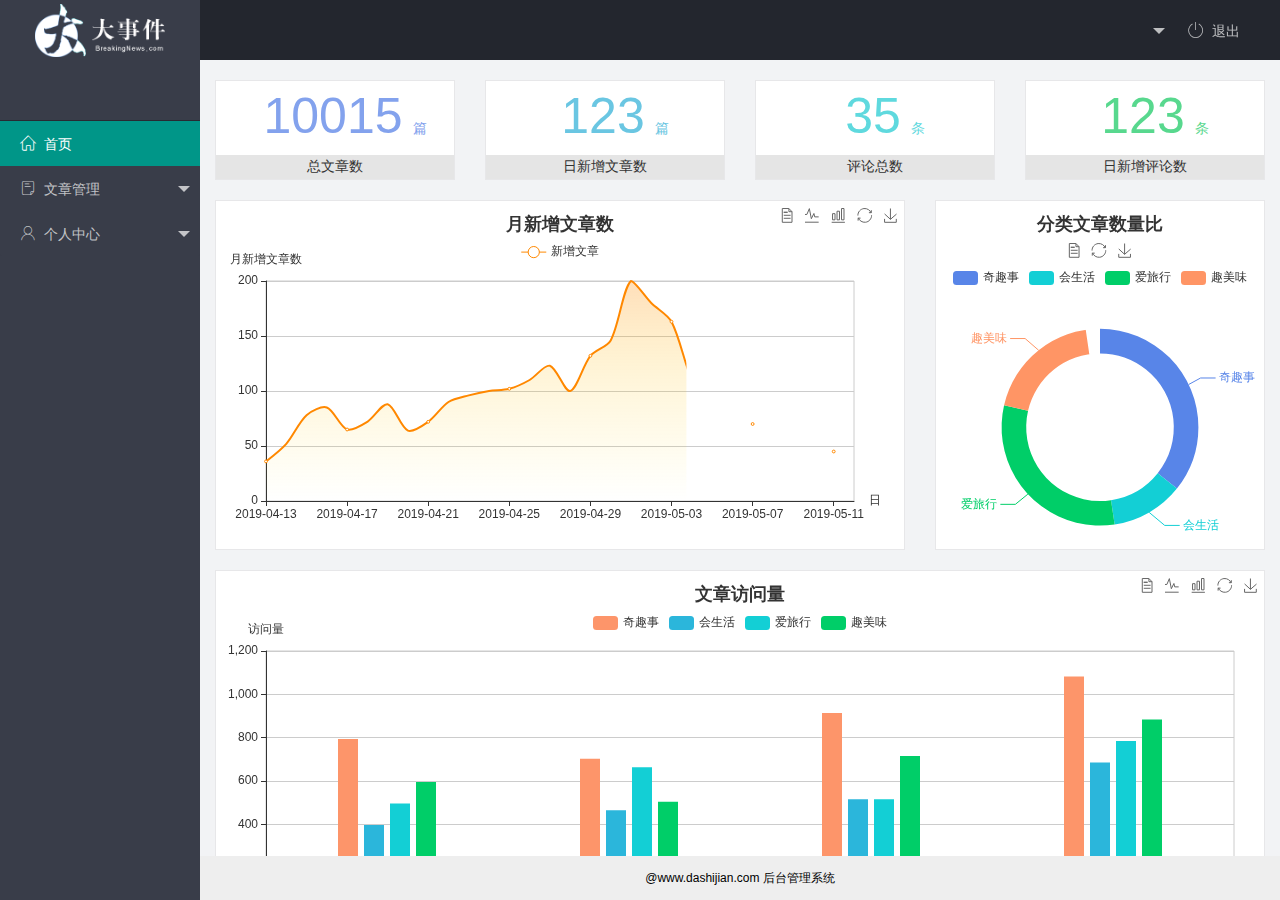
<file: index.html>
<!DOCTYPE html>
<html lang="en">

<head>
    <meta charset="UTF-8">
    <meta name="viewport" content="width=device-width, initial-scale=1.0">
    <meta http-equiv="X-UA-Compatible" content="ie=edge">
    <title>后台主页</title>
    <link rel="stylesheet" href="./assets/lib/layui/css/layui.css">
    <link rel="stylesheet" href="./assets/css/index.css">
    <link rel="stylesheet" href="./assets/fonts/iconfont.css">
</head>

<body>
    <div class="layui-layout layui-layout-admin">
        <div class="layui-header">
            <div class="layui-logo layui-hide-xs layui-bg-black">
                <img src="./assets/images/logo.png" alt="" style="width: 65%;">
            </div>
            <!-- 头部区域（可配合layui 已有的水平导航） -->
            <ul class="layui-nav layui-layout-left">
                <!-- 移动端显示 -->
                <li class="layui-nav-item layui-show-xs-inline-block layui-hide-sm" lay-header-event="menuLeft">
                    <i class="layui-icon layui-icon-spread-left"></i>
                </li>
            </ul>
            <ul class="layui-nav layui-layout-right">
                <li class="layui-nav-item layui-hide layui-show-md-inline-block">
                    <dl class="layui-nav-child">
                        <dd><a href="/user/user_info.html" target="fm">基本资料</a></dd>
                        <dd><a href="/user/user_avatar.html" target="fm">更换头像</a></dd>
                        <dd><a href="/user/user_pwd.html" target="fm">修改密码</a></dd>
                    </dl>
                    <a href="javascript:;" class="user_portrait_top">
                        <!-- <img src="" class="layui-nav-img">
                        <span class="text_portrait">A</span> 个人中心 -->
                    </a>
                </li>
                <li class="layui-nav-item" lay-header-event="menuRight" lay-unselect>
                    <a href="javascript:;" id="btnLogout">
                        <span class="iconfont icon-tuichu"></span>退出
                    </a>
                </li>
            </ul>
        </div>

        <div class="layui-side layui-bg-black">
            <div class="layui-side-scroll">
                <div class="user_portrait_left">
                    <!-- <img src="" class="layui-nav-img">
                    <span class="text_portrait">A</span><span class="welcome">欢迎 ***</span> -->
                </div>
                <!-- 左侧导航区域（可配合layui已有的垂直导航） -->
                <ul class="layui-nav layui-nav-tree" lay-filter="test">
                    <li class="layui-nav-item layui-this"><a href="./home/dashboard.html" target="fm"><span class="iconfont icon-home"></span>首页</a></li>
                    <li class="layui-nav-item">
                        <a class="" href="javascript:;"><span class="iconfont icon-16"></span>文章管理</a>
                        <dl class="layui-nav-child">
                            <dd><a href="/article/art_cate.html" target="fm"><i class="layui-icon layui-icon-app"></i>文章类别</a></dd>
                            <dd><a href="/article/art_list.html" target="fm"><i class="layui-icon layui-icon-app"></i>文章列表</a></dd>
                            <dd><a href="/article/art_pub.html" target="fm"><i class="layui-icon layui-icon-app"></i>发布文章</a></dd>
                        </dl>
                    </li>
                    <li class="layui-nav-item">
                        <a href="javascript:;"><span class="iconfont icon-user                            "></span>个人中心</a>
                        <dl class="layui-nav-child">
                            <dd><a href="./user/user_info.html" target="fm"><i class="layui-icon layui-icon-app"></i>基本资料</a></dd>
                            <dd><a href="/user/user_avatar.html" target="fm"><i class="layui-icon layui-icon-app"></i>更换头像</a></dd>
                            <dd><a href="/user/user_pwd.html" target="fm"><i class="layui-icon layui-icon-app"></i>重置密码</a></dd>
                        </dl>
                    </li>
                </ul>
            </div>
        </div>

        <div class="layui-body">
            <iframe name="fm" src="./home/dashboard.html" frameborder="0"></iframe>
        </div>

        <div class="layui-footer">
            <!-- 底部固定区域 -->
            @www.dashijian.com 后台管理系统
        </div>
    </div>


    <!-- 导入 layui.js  -->
    <script src="./assets/lib/layui/layui.all.js"></script>
    <!-- 导入 jQuery -->
    <script src="./assets/lib/jquery.js"></script>
    <script src="./assets/js/baseAPI.js"></script>
    <!-- 导入自己的 js 文件 -->
    <script src="./assets/js/index.js"></script>
</body>

</html>
</file>
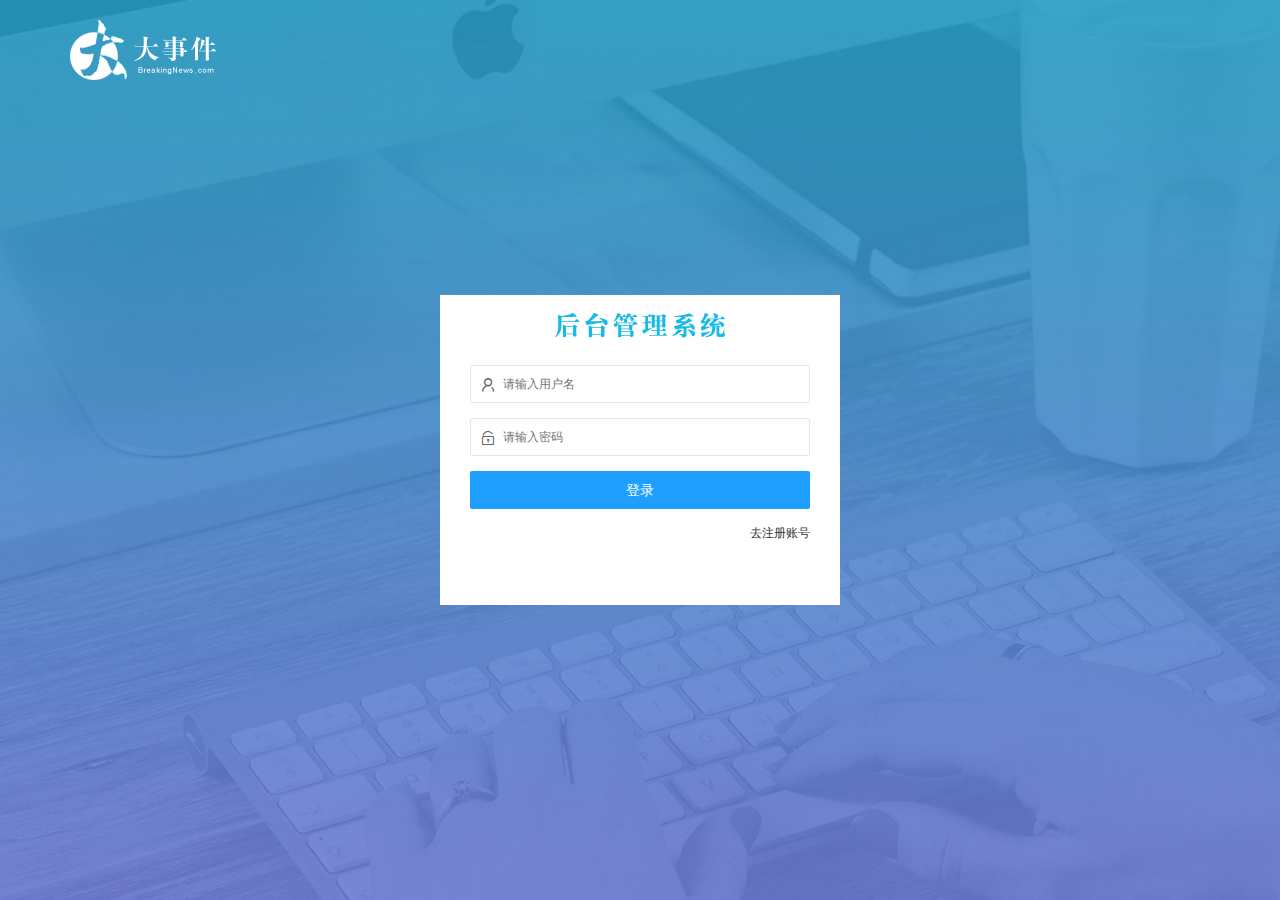
<file: login.html>
<!DOCTYPE html>
<html lang="en">

<head>
    <meta charset="UTF-8">
    <meta name="viewport" content="width=device-width, initial-scale=1.0">
    <meta http-equiv="X-UA-Compatible" content="ie=edge">
    <title>大事件-登录/注册</title>
    <link rel="stylesheet" href="./assets/lib/layui/css/layui.css">
    <link rel="stylesheet" href="./assets/css/base.css">
    <link rel="stylesheet" href="./assets/css/login.css">
</head>

<body>
    <!-- logo -->
    <div class="logo_img layui-main">
        <img src="./assets/images/logo.png" alt="">
    </div>

    <!-- 登录注册的区域 -->
    <div class="loginAndReg_box">
        <div class="title_box"></div>
        <!-- 登录的div -->
        <div class="login_box">
            <form class="layui-form" action="" id="form_login">
                <div class="layui-form-item">
                    <i class="layui-icon layui-icon-username"></i>
                    <input type="text" name="username" required lay-verify="required" placeholder="请输入用户名" autocomplete="off" class="layui-input">
                </div>
                <div class="layui-form-item">
                    <i class="layui-icon layui-icon-password"></i>
                    <input type="password" name="password" required lay-verify="required|pwd" placeholder="请输入密码" autocomplete="off" class="layui-input">
                </div>
                <div class="layui-form-item">
                    <button class="layui-btn layui-btn-fluid layui-btn-normal" lay-submit lay-filter="formDemo">登录</button>
                </div>
                <div class="layui-form-item links">
                    <a href="javascript:;" id="link_reg">去注册账号</a>
                </div>
            </form>
        </div>
        <!-- 注册的div -->
        <div class="reg_box">
            <form class="layui-form" action="" id="form_reg">
                <div class="layui-form-item">
                    <i class="layui-icon layui-icon-username"></i>
                    <input type="text" name="username" required lay-verify="required" placeholder="请输入用户名" autocomplete="off" class="layui-input">
                </div>
                <div class="layui-form-item">
                    <i class="layui-icon layui-icon-password"></i>
                    <input type="password" name="password" required lay-verify="required|pwd" placeholder="请输入密码" autocomplete="off" class="layui-input">
                </div>
                <div class="layui-form-item">
                    <i class="layui-icon layui-icon-password"></i>
                    <input type="password" name="repassword" required lay-verify="required|pwd|repwd" placeholder="请再次输入密码" autocomplete="off" class="layui-input">
                </div>
                <div class="layui-form-item">
                    <button class="layui-btn layui-btn-fluid layui-btn-normal" lay-submit lay-filter="formDemo">注册</button>
                </div>
                <div class="layui-form-item links">
                    <a href="javascript:;" id="link_login">去登录</a>
                </div>
            </form>
        </div>
    </div>

    <!-- 导入 layui 的js文件 -->
    <script src="./assets/lib/layui/layui.all.js"></script>
    <!-- 导入 jQUery -->
    <script src="./assets/lib/jquery.js"></script>
    <!-- 导入自己封装的 bassAPI.js 文件 -->
    <script src="./assets/js/baseAPI.js"></script>
    <!-- 导入自己的 js 文件 -->
    <script src="./assets/js/login.js"></script>
</body>

</html>
</file>
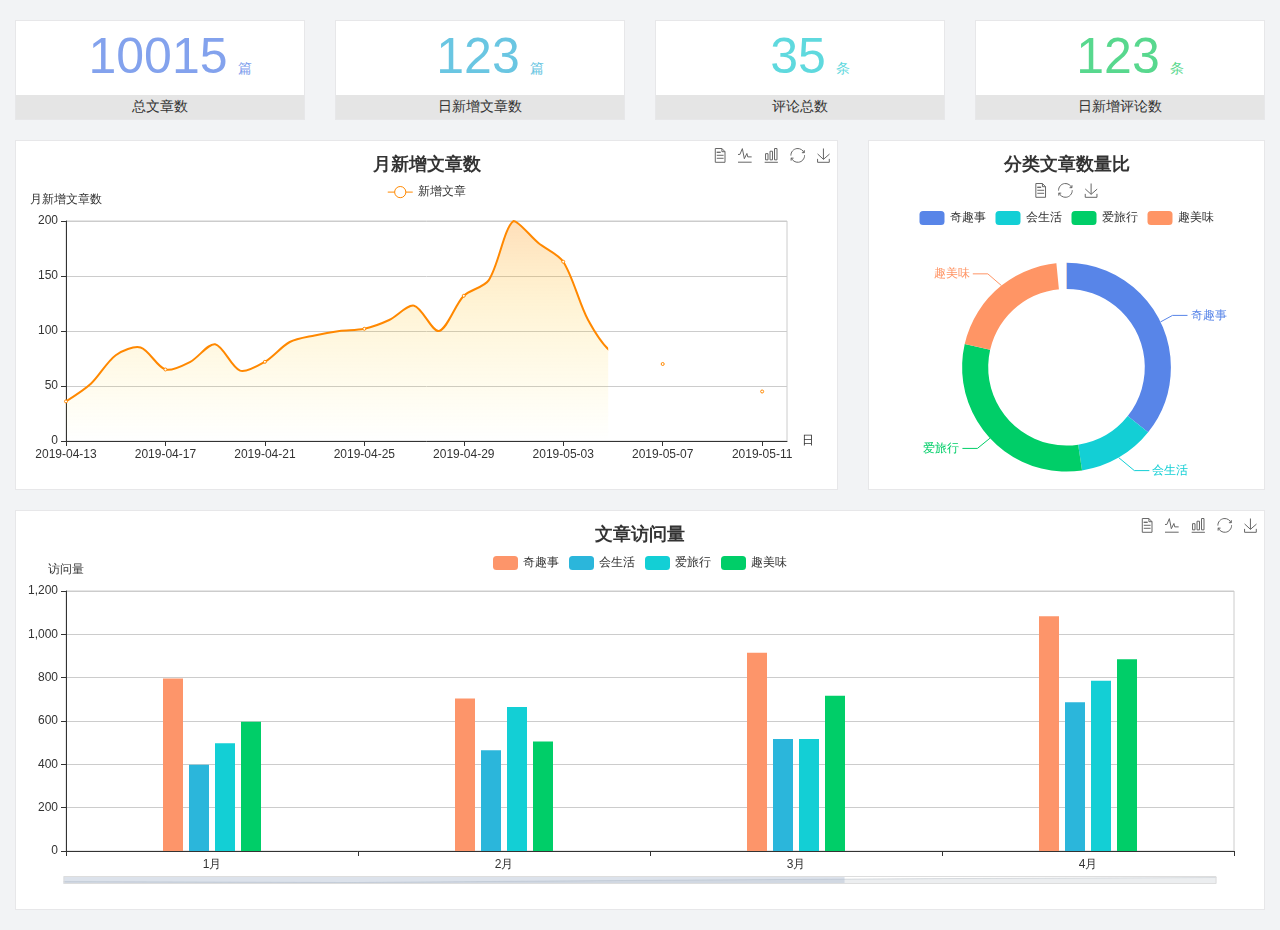
<file: home/dashboard.html>
<!DOCTYPE html>
<html lang="en">

<head>
  <meta charset="UTF-8">
  <meta name="viewport" content="width=device-width, initial-scale=1.0">
  <meta http-equiv="X-UA-Compatible" content="ie=edge">
  <title>图表统计</title>
  <link rel="stylesheet" href="../../assets/lib/bootstrap.css" />
  <link rel="stylesheet" href="../../assets/lib/main.css" />
  <script src="../../assets/lib/jquery.js"></script>
  <script type="text/javascript" src="../../assets/lib/echarts.min.js"></script>
</head>

<body>
  <div class="container-fluid">
    <div class="row spannel_list">
      <div class="col-sm-3 col-xs-6">
        <div class="spannel">
          <em>10015</em><span>篇</span>
          <b>总文章数</b>
        </div>
      </div>
      <div class="col-sm-3 col-xs-6">
        <div class="spannel scolor01">
          <em>123</em><span>篇</span>
          <b>日新增文章数</b>
        </div>
      </div>
      <div class="col-sm-3 col-xs-6">
        <div class="spannel scolor02">
          <em>35</em><span>条</span>
          <b>评论总数</b>
        </div>
      </div>
      <div class="col-sm-3 col-xs-6">
        <div class="spannel scolor03">
          <em>123</em><span>条</span>
          <b>日新增评论数</b>
        </div>
      </div>
    </div>
  </div>

  <div class="container-fluid">
    <div class="row curve-pie">
      <div class="col-lg-8 col-md-8">
        <div class="gragh_pannel" id="curve_show"></div>
      </div>
      <div class="col-lg-4 col-md-4">
        <div class="gragh_pannel" id="pie_show"></div>
      </div>
    </div>
  </div>

  <div class="container-fluid">
    <div class="column_pannel" id="column_show"></div>
  </div>

  <script>
    var oChart = echarts.init(document.getElementById('curve_show'));
    var aList_all = [
      { 'count': 36, 'date': '2019-04-13' },
      { 'count': 52, 'date': '2019-04-14' },
      { 'count': 78, 'date': '2019-04-15' },
      { 'count': 85, 'date': '2019-04-16' },
      { 'count': 65, 'date': '2019-04-17' },
      { 'count': 72, 'date': '2019-04-18' },
      { 'count': 88, 'date': '2019-04-19' },
      { 'count': 64, 'date': '2019-04-20' },
      { 'count': 72, 'date': '2019-04-21' },
      { 'count': 90, 'date': '2019-04-22' },
      { 'count': 96, 'date': '2019-04-23' },
      { 'count': 100, 'date': '2019-04-24' },
      { 'count': 102, 'date': '2019-04-25' },
      { 'count': 110, 'date': '2019-04-26' },
      { 'count': 123, 'date': '2019-04-27' },
      { 'count': 100, 'date': '2019-04-28' },
      { 'count': 132, 'date': '2019-04-29' },
      { 'count': 146, 'date': '2019-04-30' },
      { 'count': 200, 'date': '2019-05-01' },
      { 'count': 180, 'date': '2019-05-02' },
      { 'count': 163, 'date': '2019-05-03' },
      { 'count': 110, 'date': '2019-05-04' },
      { 'count': 80, 'date': '2019-05-05' },
      { 'count': 82, 'date': '2019-05-06' },
      { 'count': 70, 'date': '2019-05-07' },
      { 'count': 65, 'date': '2019-05-08' },
      { 'count': 54, 'date': '2019-05-09' },
      { 'count': 40, 'date': '2019-05-10' },
      { 'count': 45, 'date': '2019-05-11' },
      { 'count': 38, 'date': '2019-05-12' },
    ];

    let aCount = [];
    let aDate = [];

    for (var i = 0; i < aList_all.length; i++) {
      aCount.push(aList_all[i].count);
      aDate.push(aList_all[i].date);
    }

    var chartopt = {
      title: {
        text: '月新增文章数',
        left: 'center',
        top: '10'
      },
      tooltip: {
        trigger: 'axis'
      },
      legend: {
        data: ['新增文章'],
        top: '40'
      },
      toolbox: {
        show: true,
        feature: {
          mark: { show: true },
          dataView: { show: true, readOnly: false },
          magicType: { show: true, type: ['line', 'bar'] },
          restore: { show: true },
          saveAsImage: { show: true }
        }
      },
      calculable: true,
      xAxis: [
        {
          name: '日',
          type: 'category',
          boundaryGap: false,
          data: aDate
        }
      ],
      yAxis: [
        {
          name: '月新增文章数',
          type: 'value'
        }
      ],
      series: [
        {
          name: '新增文章',
          type: 'line',
          smooth: true,
          itemStyle: { normal: { areaStyle: { type: 'default' }, color: '#f80' }, lineStyle: { color: '#f80' } },
          data: aCount
        }],
      areaStyle: {
        normal: {
          color: new echarts.graphic.LinearGradient(0, 0, 0, 1, [{
            offset: 0,
            color: 'rgba(255,136,0,0.39)'
          }, {
            offset: .34,
            color: 'rgba(255,180,0,0.25)'
          }, {
            offset: 1,
            color: 'rgba(255,222,0,0.00)'
          }])

        }
      },
      grid: {
        show: true,
        x: 50,
        x2: 50,
        y: 80,
        height: 220
      }
    };

    oChart.setOption(chartopt);


    var oPie = echarts.init(document.getElementById('pie_show'));
    var oPieopt =
    {
      title: {
        top: 10,
        text: '分类文章数量比',
        x: 'center'
      },
      tooltip: {
        trigger: 'item',
        formatter: "{a} <br/>{b} : {c} ({d}%)"
      },
      color: ['#5885e8', '#13cfd5', '#00ce68', '#ff9565'],
      legend: {
        x: 'center',
        top: 65,
        data: ['奇趣事', '会生活', '爱旅行', '趣美味']
      },
      toolbox: {
        show: true,
        x: 'center',
        top: 35,
        feature: {
          mark: { show: true },
          dataView: { show: true, readOnly: false },
          magicType: {
            show: true,
            type: ['pie', 'funnel'],
            option: {
              funnel: {
                x: '25%',
                width: '50%',
                funnelAlign: 'left',
                max: 1548
              }
            }
          },
          restore: { show: true },
          saveAsImage: { show: true }
        }
      },
      calculable: true,
      series: [
        {
          name: '访问来源',
          type: 'pie',
          radius: ['45%', '60%'],
          center: ['50%', '65%'],
          data: [
            { value: 300, name: '奇趣事' },
            { value: 100, name: '会生活' },
            { value: 260, name: '爱旅行' },
            { value: 180, name: '趣美味' }
          ]
        }
      ]
    };
    oPie.setOption(oPieopt);



    var oColumn = this.echarts.init(document.getElementById('column_show'));
    var oColumnopt =
    {
      title: {
        text: '文章访问量',
        left: 'center',
        top: '10'
      },
      tooltip: {
        trigger: 'axis'
      },
      legend: {
        data: ['奇趣事', '会生活', '爱旅行', '趣美味'],
        top: '40'
      },
      toolbox: {
        show: true,
        feature: {
          mark: { show: true },
          dataView: { show: true, readOnly: false },
          magicType: { show: true, type: ['line', 'bar'] },
          restore: { show: true },
          saveAsImage: { show: true }
        }
      },
      calculable: true,
      xAxis: [
        {
          type: 'category',
          data: ['1月', '2月', '3月', '4月', '5月']
        }
      ],
      yAxis: [
        {
          name: '访问量',
          type: 'value'
        }
      ],
      series: [
        {
          name: '奇趣事',
          type: 'bar',
          barWidth: 20,
          itemStyle: {
            normal: { areaStyle: { type: 'default' }, color: '#fd956a' }
          },
          data: [800, 708, 920, 1090, 1200]
        },
        {
          name: '会生活',
          type: 'bar',
          barWidth: 20,
          itemStyle: {
            normal: { areaStyle: { type: 'default' }, color: '#2bb6db' }
          },
          data: [400, 468, 520, 690, 800]
        },
        {
          name: '爱旅行',
          type: 'bar',
          barWidth: 20,
          itemStyle: {
            normal: { areaStyle: { type: 'default' }, color: '#13cfd5' }
          },
          data: [500, 668, 520, 790, 900]
        },
        {
          name: '趣美味',
          type: 'bar',
          barWidth: 20,
          itemStyle: {
            normal: { areaStyle: { type: 'default' }, color: '#00ce68' }
          },
          data: [600, 508, 720, 890, 1000]
        }
      ],
      grid: {
        show: true,
        x: 50,
        x2: 30,
        y: 80,
        height: 260
      },
      dataZoom: [//给x轴设置滚动条
        {
          start: 0,//默认为0
          end: 100 - 1000 / 31,//默认为100
          type: 'slider',
          show: true,
          xAxisIndex: [0],
          handleSize: 0,//滑动条的 左右2个滑动条的大小
          height: 8,//组件高度
          left: 45, //左边的距离
          right: 50,//右边的距离
          bottom: 26,//右边的距离
          handleColor: '#ddd',//h滑动图标的颜色
          handleStyle: {
            borderColor: "#cacaca",
            borderWidth: "1",
            shadowBlur: 2,
            background: "#ddd",
            shadowColor: "#ddd",
          }
        }]
    };
    oColumn.setOption(oColumnopt);
  </script>
</body>

</html>
</file>
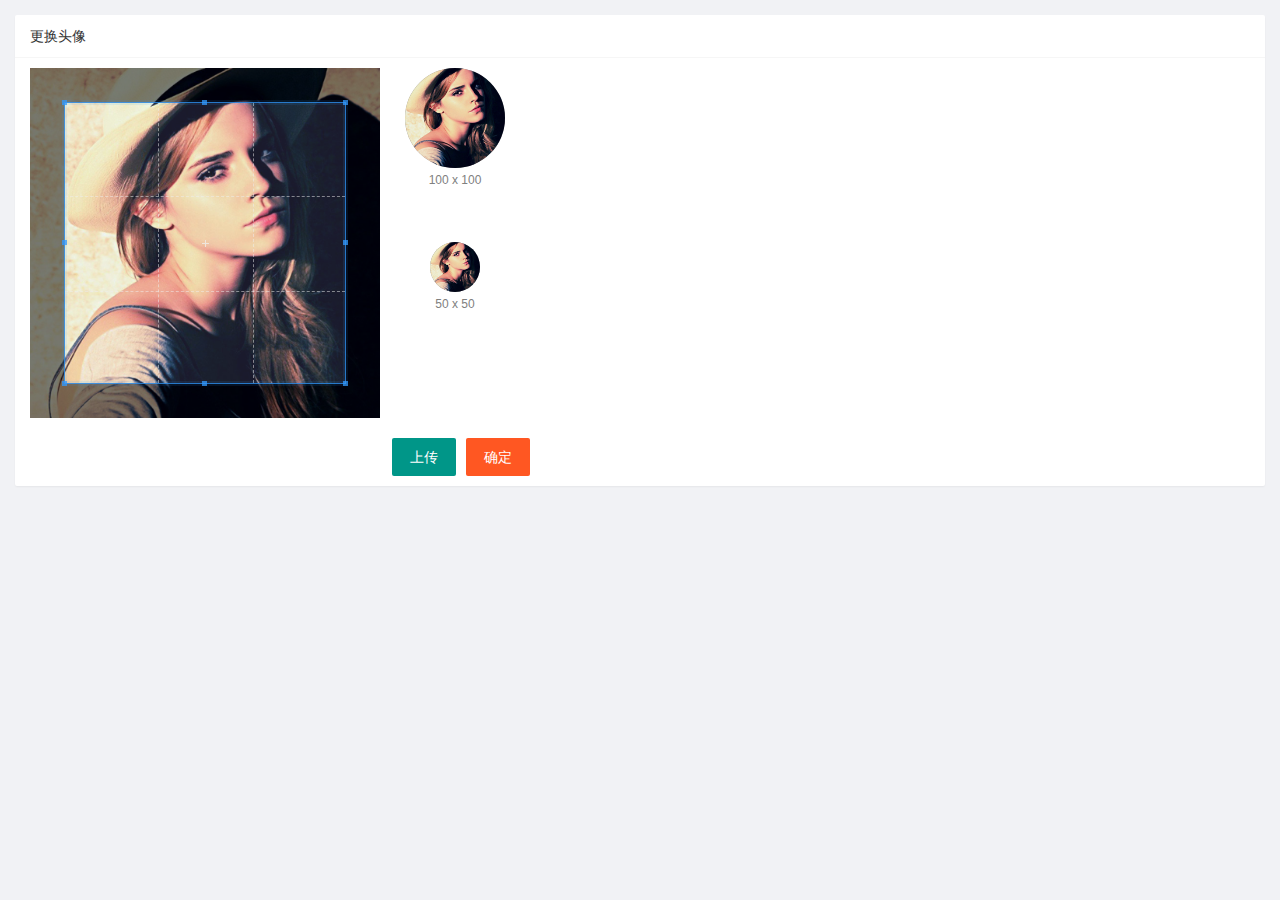
<file: user/user_avatar.html>
<!DOCTYPE html>
<html lang="en">

<head>
    <meta charset="UTF-8">
    <meta name="viewport" content="width=device-width, initial-scale=1.0">
    <meta http-equiv="X-UA-Compatible" content="ie=edge">
    <title>Document</title>
    <link rel="stylesheet" href="/assets/lib/layui/css/layui.css">
    <link rel="stylesheet" href="/assets/lib/cropper/cropper.css">
    <link rel="stylesheet" href="/assets/css/user/user_avatar.css">
</head>

<body>
    <div class="layui-card">
        <div class="layui-card-header">更换头像</div>
        <div class="layui-card-body">
            <!-- 第一行的图片裁剪和预览区域 -->
            <div class="row1">
                <!-- 图片裁剪区域 -->
                <div class="cropper-box">
                    <!-- 这个 img 标签很重要，将来会把它初始化为裁剪区域 -->
                    <img id="image" src="/assets/images/sample.jpg" />
                </div>
                <!-- 图片的预览区域 -->
                <div class="preview-box">
                    <div>
                        <!-- 宽高为 100px 的预览区域 -->
                        <div class="img-preview w100"></div>
                        <p class="size">100 x 100</p>
                    </div>
                    <div>
                        <!-- 宽高为 50px 的预览区域 -->
                        <div class="img-preview w50"></div>
                        <p class="size">50 x 50</p>
                    </div>
                </div>
            </div>

            <!-- 第二行的按钮区域 -->
            <div class="row2">
                <!-- 通过input的accept属性可以指定用户选择哪种类型的文件 -->
                <input type="file" name="" id="file" accept="image/png,image/jpeg">
                <button type="button" class="layui-btn" id="btnClossimage">上传</button>
                <button type="button" class="layui-btn layui-btn-danger" id="btnUpload">确定</button>
            </div>
        </div>
    </div>

    <script src="/assets/lib/layui/layui.all.js"></script>
    <script src="/assets/lib/jquery.js"></script>
    <script src="/assets/lib/cropper/Cropper.js"></script>
    <script src="/assets/lib/cropper/jquery-cropper.js"></script>
    <script src="/assets/js/baseAPI.js"></script>
    <script src="/assets/js/user/user_avatar.js"></script>
</body>

</html>
</file>
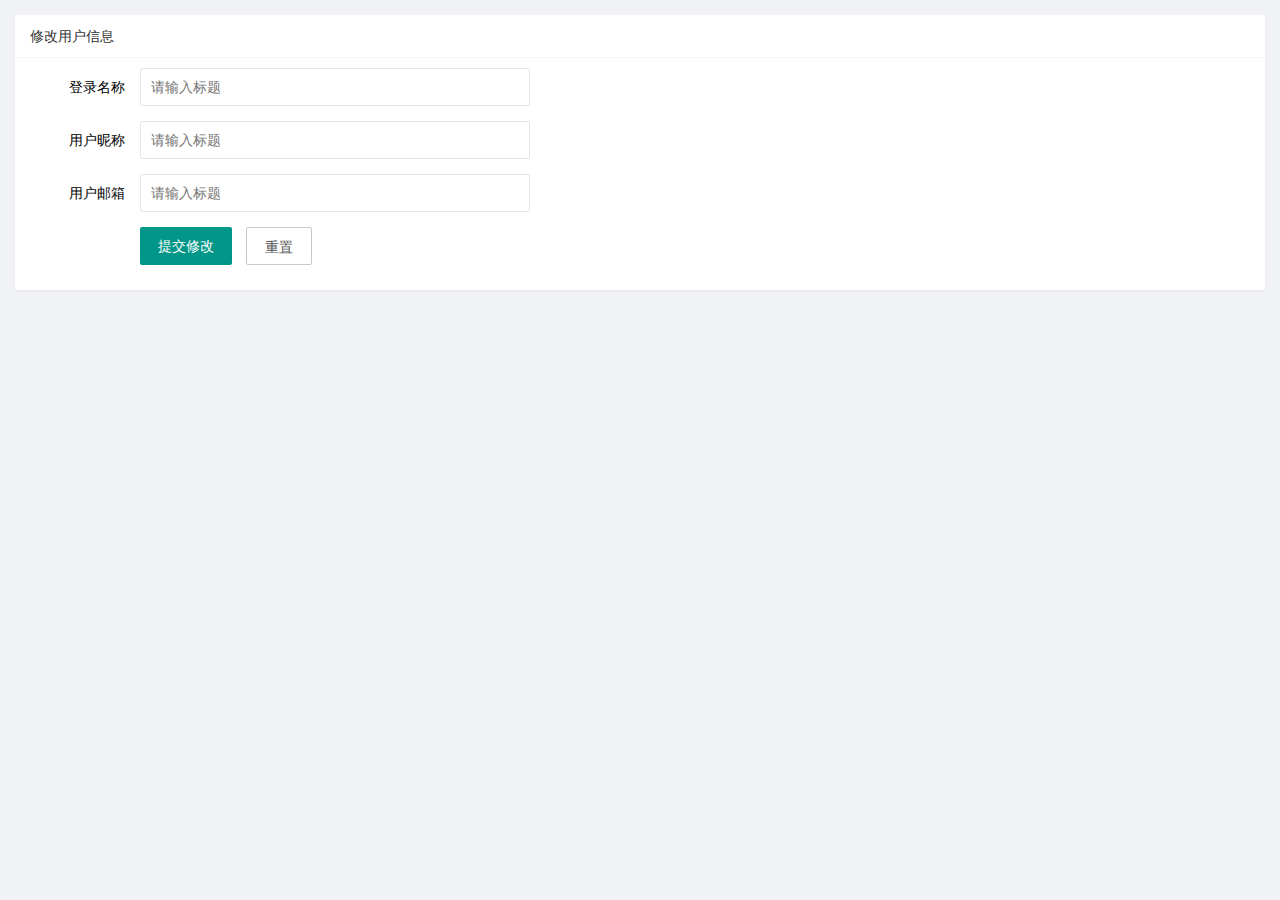
<file: user/user_info.html>
<!DOCTYPE html>
<html lang="en">

<head>
    <meta charset="UTF-8">
    <meta name="viewport" content="width=device-width, initial-scale=1.0">
    <meta http-equiv="X-UA-Compatible" content="ie=edge">
    <title>Document</title>
    <link rel="stylesheet" href="../assets/lib/layui/css/layui.css">
    <link rel="stylesheet" href="../assets/css/user/user_info.css">
</head>

<body>
    <!-- 卡片区域 -->
    <div class="layui-card">
        <div class="layui-card-header">修改用户信息</div>
        <div class="layui-card-body">
            <form class="layui-form" action="" lay-filter="formUserInfo">
                <!-- 这是表单的隐藏域： -->
                <input type="hidden" name="id" value="">
                <div class="layui-form-item">
                    <label class="layui-form-label">登录名称</label>
                    <div class="layui-input-block">
                        <input type="text" name="username" required lay-verify="required" placeholder="请输入标题" autocomplete="off" class="layui-input" readonly/>
                    </div>
                </div>
                <div class="layui-form-item">
                    <label class="layui-form-label">用户昵称</label>
                    <div class="layui-input-block">
                        <input type="text" name="nickname" required lay-verify="required|nickname" placeholder="请输入标题" autocomplete="off" class="layui-input">
                    </div>
                </div>
                <div class="layui-form-item">
                    <label class="layui-form-label">用户邮箱</label>
                    <div class="layui-input-block">
                        <input type="text" name="email" required lay-verify="required|email" placeholder="请输入标题" autocomplete="off" class="layui-input">
                    </div>
                </div>
                <div class="layui-form-item">
                    <div class="layui-input-block">
                        <button class="layui-btn" lay-submit lay-filter="formDemo">提交修改</button>
                        <button type="reset" class="layui-btn layui-btn-primary" id="btnReset">重置</button>
                    </div>
                </div>
            </form>
        </div>
    </div>

    <script src="/assets/lib/jquery.js"></script>
    <script src="/assets/lib/layui/layui.all.js"></script>
    <script src="/assets/js/baseAPI.js"></script>
    <script src="/assets/js/user/user_info.js"></script>
</body>

</html>
</file>
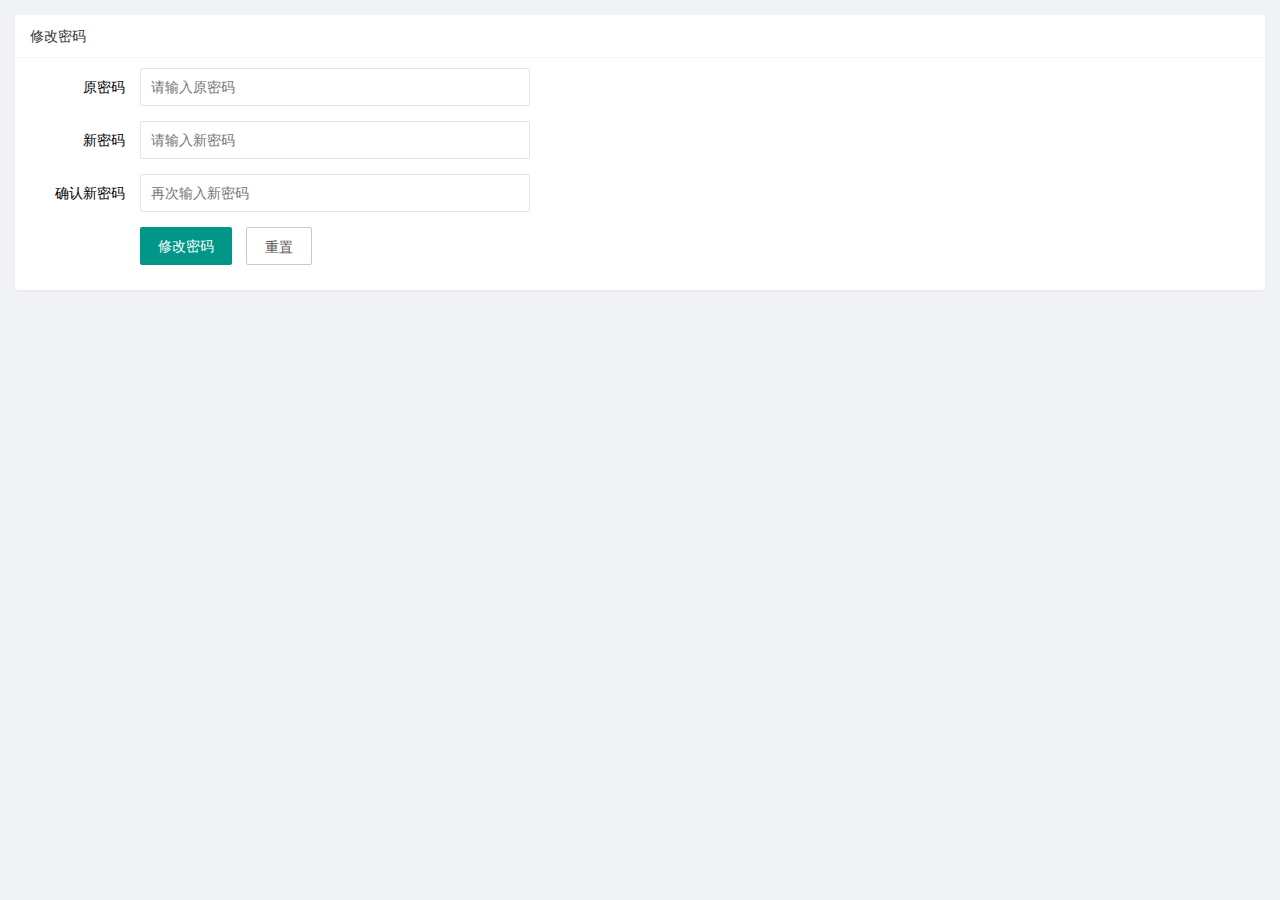
<file: user/user_pwd.html>
<!DOCTYPE html>
<html lang="en">

<head>
    <meta charset="UTF-8">
    <meta name="viewport" content="width=device-width, initial-scale=1.0">
    <meta http-equiv="X-UA-Compatible" content="ie=edge">
    <title>Document</title>
    <link rel="stylesheet" href="/assets/lib/layui/css/layui.css">
    <link rel="stylesheet" href="/assets/css/user/user_pwd.css">
</head>

<body>
    <div class="layui-card">
        <div class="layui-card-header">修改密码</div>
        <div class="layui-card-body">
            <form class="layui-form" action="">
                <div class="layui-form-item">
                    <label class="layui-form-label">原密码</label>
                    <div class="layui-input-block">
                        <input type="password" name="oldPwd" required lay-verify="required|pass" placeholder="请输入原密码" autocomplete="off" class="layui-input">
                    </div>
                </div>
                <div class="layui-form-item">
                    <label class="layui-form-label">新密码</label>
                    <div class="layui-input-block">
                        <input type="password" name="newPwd" required lay-verify="required|pass|samePwd" placeholder="请输入新密码" autocomplete="off" class="layui-input">
                    </div>
                </div>
                <div class="layui-form-item">
                    <label class="layui-form-label">确认新密码</label>
                    <div class="layui-input-block">
                        <input type="password" name="rePwd" required lay-verify="required|pass|rePwd" placeholder="再次输入新密码" autocomplete="off" class="layui-input">
                    </div>
                </div>
                <div class="layui-form-item">
                    <div class="layui-input-block">
                        <button class="layui-btn" lay-submit lay-filter="formDemo">修改密码</button>
                        <button type="reset" class="layui-btn layui-btn-primary">重置</button>
                    </div>
                </div>
            </form>
        </div>
    </div>

    <script src="/assets/lib/jquery.js"></script>
    <script src="/assets/lib/layui/layui.all.js"></script>
    <script src="/assets/js/baseAPI.js"></script>
    <script src="/assets/js/user/user_pwd.js"></script>
</body>

</html>
</file>
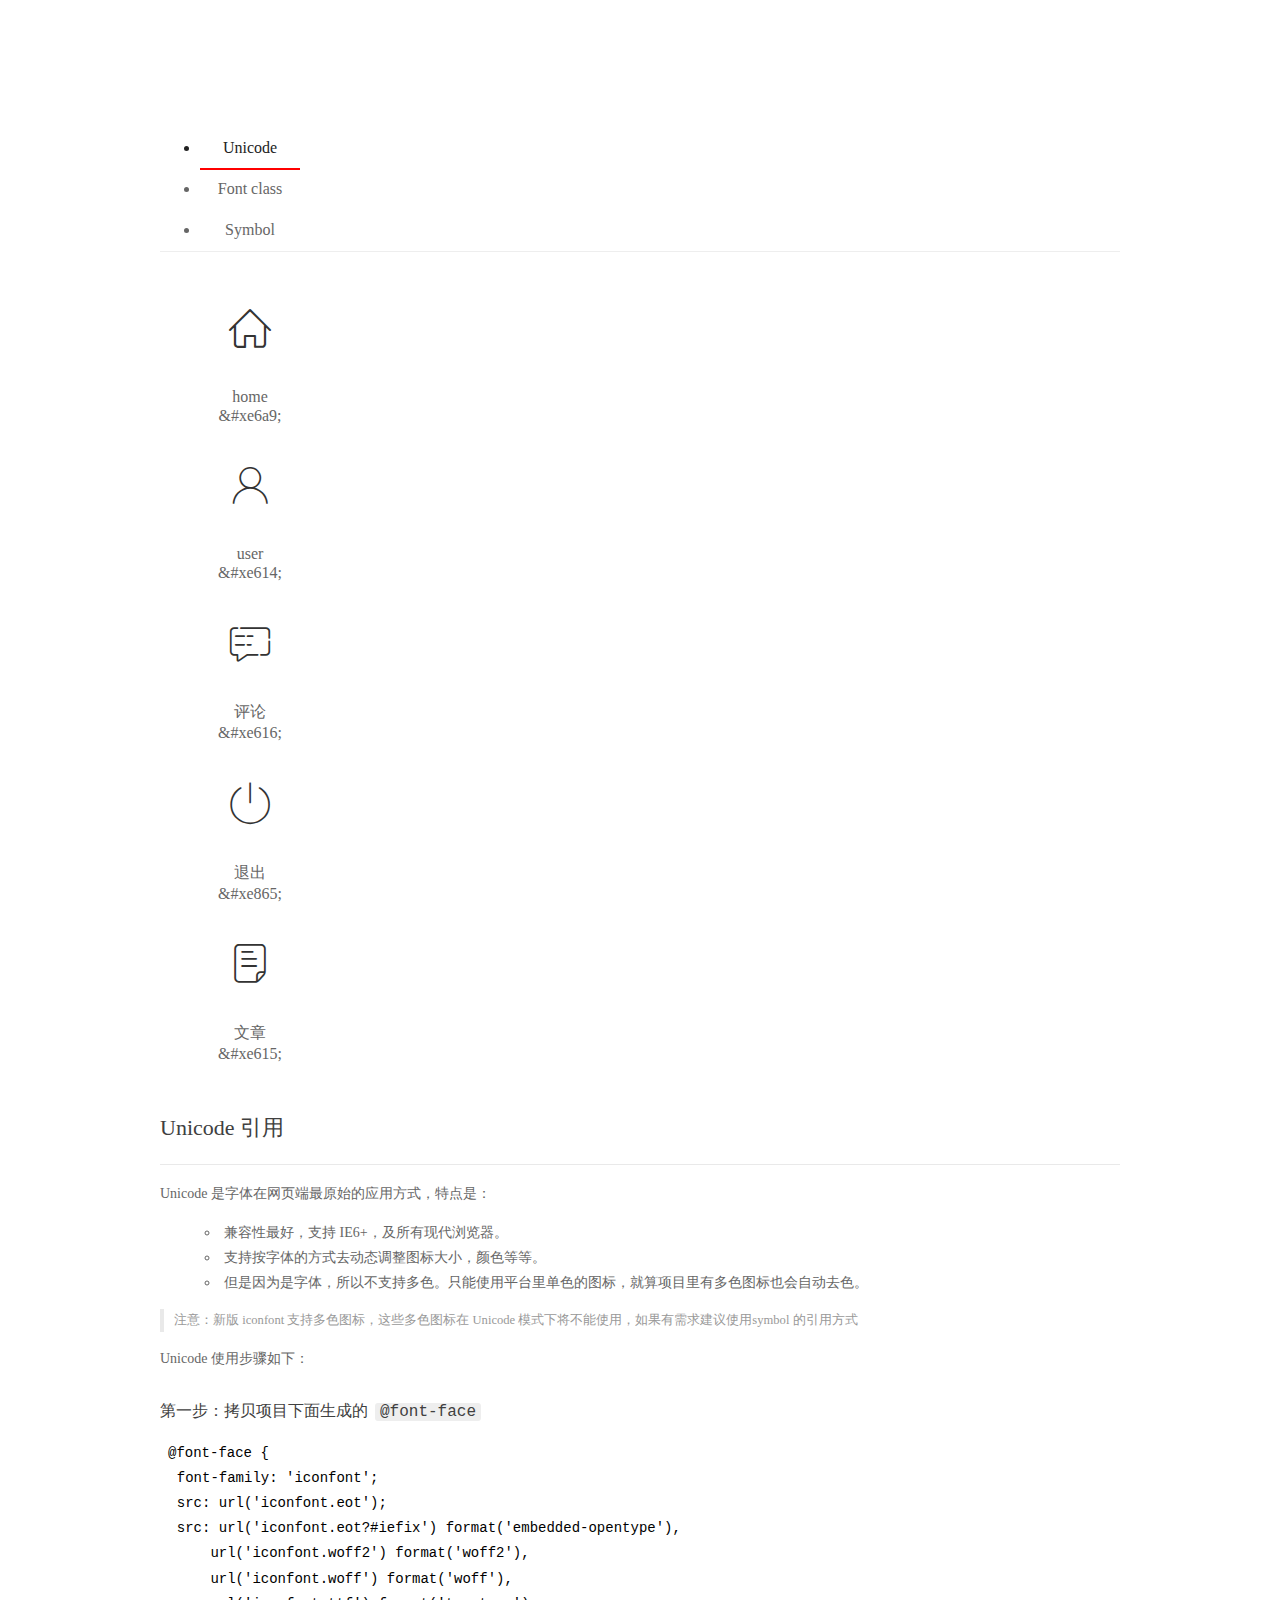
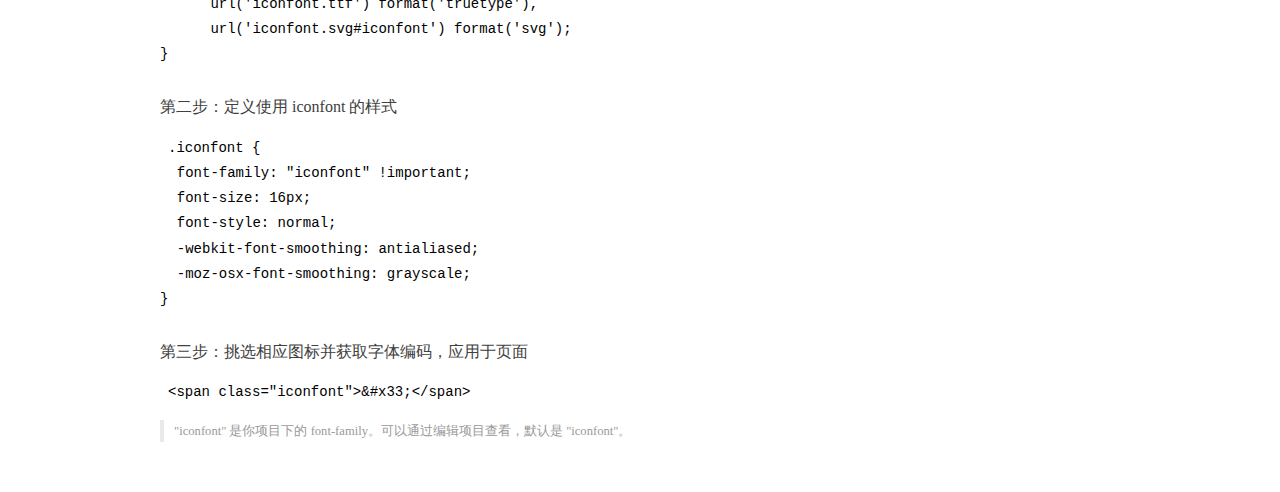
<file: assets/fonts/demo_index.html>
<!DOCTYPE html>
<html>
<head>
  <meta charset="utf-8"/>
  <title>IconFont Demo</title>
  <link rel="shortcut icon" href="https://gtms04.alicdn.com/tps/i4/TB1_oz6GVXXXXaFXpXXJDFnIXXX-64-64.ico" type="image/x-icon"/>
  <link rel="stylesheet" href="https://g.alicdn.com/thx/cube/1.3.2/cube.min.css">
  <link rel="stylesheet" href="demo.css">
  <link rel="stylesheet" href="iconfont.css">
  <script src="iconfont.js"></script>
  <!-- jQuery -->
  <script src="https://a1.alicdn.com/oss/uploads/2018/12/26/7bfddb60-08e8-11e9-9b04-53e73bb6408b.js"></script>
  <!-- 代码高亮 -->
  <script src="https://a1.alicdn.com/oss/uploads/2018/12/26/a3f714d0-08e6-11e9-8a15-ebf944d7534c.js"></script>
</head>
<body>
  <div class="main">
    <h1 class="logo"><a href="https://www.iconfont.cn/" title="iconfont 首页" target="_blank">&#xe86b;</a></h1>
    <div class="nav-tabs">
      <ul id="tabs" class="dib-box">
        <li class="dib active"><span>Unicode</span></li>
        <li class="dib"><span>Font class</span></li>
        <li class="dib"><span>Symbol</span></li>
      </ul>
      
    </div>
    <div class="tab-container">
      <div class="content unicode" style="display: block;">
          <ul class="icon_lists dib-box">
          
            <li class="dib">
              <span class="icon iconfont">&#xe6a9;</span>
                <div class="name">home</div>
                <div class="code-name">&amp;#xe6a9;</div>
              </li>
          
            <li class="dib">
              <span class="icon iconfont">&#xe614;</span>
                <div class="name">user</div>
                <div class="code-name">&amp;#xe614;</div>
              </li>
          
            <li class="dib">
              <span class="icon iconfont">&#xe616;</span>
                <div class="name">评论</div>
                <div class="code-name">&amp;#xe616;</div>
              </li>
          
            <li class="dib">
              <span class="icon iconfont">&#xe865;</span>
                <div class="name">退出</div>
                <div class="code-name">&amp;#xe865;</div>
              </li>
          
            <li class="dib">
              <span class="icon iconfont">&#xe615;</span>
                <div class="name">文章</div>
                <div class="code-name">&amp;#xe615;</div>
              </li>
          
          </ul>
          <div class="article markdown">
          <h2 id="unicode-">Unicode 引用</h2>
          <hr>

          <p>Unicode 是字体在网页端最原始的应用方式，特点是：</p>
          <ul>
            <li>兼容性最好，支持 IE6+，及所有现代浏览器。</li>
            <li>支持按字体的方式去动态调整图标大小，颜色等等。</li>
            <li>但是因为是字体，所以不支持多色。只能使用平台里单色的图标，就算项目里有多色图标也会自动去色。</li>
          </ul>
          <blockquote>
            <p>注意：新版 iconfont 支持多色图标，这些多色图标在 Unicode 模式下将不能使用，如果有需求建议使用symbol 的引用方式</p>
          </blockquote>
          <p>Unicode 使用步骤如下：</p>
          <h3 id="-font-face">第一步：拷贝项目下面生成的 <code>@font-face</code></h3>
<pre><code class="language-css"
>@font-face {
  font-family: 'iconfont';
  src: url('iconfont.eot');
  src: url('iconfont.eot?#iefix') format('embedded-opentype'),
      url('iconfont.woff2') format('woff2'),
      url('iconfont.woff') format('woff'),
      url('iconfont.ttf') format('truetype'),
      url('iconfont.svg#iconfont') format('svg');
}
</code></pre>
          <h3 id="-iconfont-">第二步：定义使用 iconfont 的样式</h3>
<pre><code class="language-css"
>.iconfont {
  font-family: "iconfont" !important;
  font-size: 16px;
  font-style: normal;
  -webkit-font-smoothing: antialiased;
  -moz-osx-font-smoothing: grayscale;
}
</code></pre>
          <h3 id="-">第三步：挑选相应图标并获取字体编码，应用于页面</h3>
<pre>
<code class="language-html"
>&lt;span class="iconfont"&gt;&amp;#x33;&lt;/span&gt;
</code></pre>
          <blockquote>
            <p>"iconfont" 是你项目下的 font-family。可以通过编辑项目查看，默认是 "iconfont"。</p>
          </blockquote>
          </div>
      </div>
      <div class="content font-class">
        <ul class="icon_lists dib-box">
          
          <li class="dib">
            <span class="icon iconfont icon-home"></span>
            <div class="name">
              home
            </div>
            <div class="code-name">.icon-home
            </div>
          </li>
          
          <li class="dib">
            <span class="icon iconfont icon-user"></span>
            <div class="name">
              user
            </div>
            <div class="code-name">.icon-user
            </div>
          </li>
          
          <li class="dib">
            <span class="icon iconfont icon-pinglun"></span>
            <div class="name">
              评论
            </div>
            <div class="code-name">.icon-pinglun
            </div>
          </li>
          
          <li class="dib">
            <span class="icon iconfont icon-tuichu"></span>
            <div class="name">
              退出
            </div>
            <div class="code-name">.icon-tuichu
            </div>
          </li>
          
          <li class="dib">
            <span class="icon iconfont icon-16"></span>
            <div class="name">
              文章
            </div>
            <div class="code-name">.icon-16
            </div>
          </li>
          
        </ul>
        <div class="article markdown">
        <h2 id="font-class-">font-class 引用</h2>
        <hr>

        <p>font-class 是 Unicode 使用方式的一种变种，主要是解决 Unicode 书写不直观，语意不明确的问题。</p>
        <p>与 Unicode 使用方式相比，具有如下特点：</p>
        <ul>
          <li>兼容性良好，支持 IE8+，及所有现代浏览器。</li>
          <li>相比于 Unicode 语意明确，书写更直观。可以很容易分辨这个 icon 是什么。</li>
          <li>因为使用 class 来定义图标，所以当要替换图标时，只需要修改 class 里面的 Unicode 引用。</li>
          <li>不过因为本质上还是使用的字体，所以多色图标还是不支持的。</li>
        </ul>
        <p>使用步骤如下：</p>
        <h3 id="-fontclass-">第一步：引入项目下面生成的 fontclass 代码：</h3>
<pre><code class="language-html">&lt;link rel="stylesheet" href="./iconfont.css"&gt;
</code></pre>
        <h3 id="-">第二步：挑选相应图标并获取类名，应用于页面：</h3>
<pre><code class="language-html">&lt;span class="iconfont icon-xxx"&gt;&lt;/span&gt;
</code></pre>
        <blockquote>
          <p>"
            iconfont" 是你项目下的 font-family。可以通过编辑项目查看，默认是 "iconfont"。</p>
        </blockquote>
      </div>
      </div>
      <div class="content symbol">
          <ul class="icon_lists dib-box">
          
            <li class="dib">
                <svg class="icon svg-icon" aria-hidden="true">
                  <use xlink:href="#icon-home"></use>
                </svg>
                <div class="name">home</div>
                <div class="code-name">#icon-home</div>
            </li>
          
            <li class="dib">
                <svg class="icon svg-icon" aria-hidden="true">
                  <use xlink:href="#icon-user"></use>
                </svg>
                <div class="name">user</div>
                <div class="code-name">#icon-user</div>
            </li>
          
            <li class="dib">
                <svg class="icon svg-icon" aria-hidden="true">
                  <use xlink:href="#icon-pinglun"></use>
                </svg>
                <div class="name">评论</div>
                <div class="code-name">#icon-pinglun</div>
            </li>
          
            <li class="dib">
                <svg class="icon svg-icon" aria-hidden="true">
                  <use xlink:href="#icon-tuichu"></use>
                </svg>
                <div class="name">退出</div>
                <div class="code-name">#icon-tuichu</div>
            </li>
          
            <li class="dib">
                <svg class="icon svg-icon" aria-hidden="true">
                  <use xlink:href="#icon-16"></use>
                </svg>
                <div class="name">文章</div>
                <div class="code-name">#icon-16</div>
            </li>
          
          </ul>
          <div class="article markdown">
          <h2 id="symbol-">Symbol 引用</h2>
          <hr>

          <p>这是一种全新的使用方式，应该说这才是未来的主流，也是平台目前推荐的用法。相关介绍可以参考这篇<a href="">文章</a>
            这种用法其实是做了一个 SVG 的集合，与另外两种相比具有如下特点：</p>
          <ul>
            <li>支持多色图标了，不再受单色限制。</li>
            <li>通过一些技巧，支持像字体那样，通过 <code>font-size</code>, <code>color</code> 来调整样式。</li>
            <li>兼容性较差，支持 IE9+，及现代浏览器。</li>
            <li>浏览器渲染 SVG 的性能一般，还不如 png。</li>
          </ul>
          <p>使用步骤如下：</p>
          <h3 id="-symbol-">第一步：引入项目下面生成的 symbol 代码：</h3>
<pre><code class="language-html">&lt;script src="./iconfont.js"&gt;&lt;/script&gt;
</code></pre>
          <h3 id="-css-">第二步：加入通用 CSS 代码（引入一次就行）：</h3>
<pre><code class="language-html">&lt;style&gt;
.icon {
  width: 1em;
  height: 1em;
  vertical-align: -0.15em;
  fill: currentColor;
  overflow: hidden;
}
&lt;/style&gt;
</code></pre>
          <h3 id="-">第三步：挑选相应图标并获取类名，应用于页面：</h3>
<pre><code class="language-html">&lt;svg class="icon" aria-hidden="true"&gt;
  &lt;use xlink:href="#icon-xxx"&gt;&lt;/use&gt;
&lt;/svg&gt;
</code></pre>
          </div>
      </div>

    </div>
  </div>
  <script>
  $(document).ready(function () {
      $('.tab-container .content:first').show()

      $('#tabs li').click(function (e) {
        var tabContent = $('.tab-container .content')
        var index = $(this).index()

        if ($(this).hasClass('active')) {
          return
        } else {
          $('#tabs li').removeClass('active')
          $(this).addClass('active')

          tabContent.hide().eq(index).fadeIn()
        }
      })
    })
  </script>
</body>
</html>
</file>
<file: assets/lib/layui/css/layui.css>
/** layui-v2.5.5 MIT License By https://www.layui.com */
 .layui-inline,img{display:inline-block;vertical-align:middle}h1,h2,h3,h4,h5,h6{font-weight:400}.layui-edge,.layui-header,.layui-inline,.layui-main{position:relative}.layui-body,.layui-edge,.layui-elip{overflow:hidden}.layui-btn,.layui-edge,.layui-inline,img{vertical-align:middle}.layui-btn,.layui-disabled,.layui-icon,.layui-unselect{-moz-user-select:none;-webkit-user-select:none;-ms-user-select:none}.layui-elip,.layui-form-checkbox span,.layui-form-pane .layui-form-label{text-overflow:ellipsis;white-space:nowrap}.layui-breadcrumb,.layui-tree-btnGroup{visibility:hidden}blockquote,body,button,dd,div,dl,dt,form,h1,h2,h3,h4,h5,h6,input,li,ol,p,pre,td,textarea,th,ul{margin:0;padding:0;-webkit-tap-highlight-color:rgba(0,0,0,0)}a:active,a:hover{outline:0}img{border:none}li{list-style:none}table{border-collapse:collapse;border-spacing:0}h4,h5,h6{font-size:100%}button,input,optgroup,option,select,textarea{font-family:inherit;font-size:inherit;font-style:inherit;font-weight:inherit;outline:0}pre{white-space:pre-wrap;white-space:-moz-pre-wrap;white-space:-pre-wrap;white-space:-o-pre-wrap;word-wrap:break-word}body{line-height:24px;font:14px Helvetica Neue,Helvetica,PingFang SC,Tahoma,Arial,sans-serif}hr{height:1px;margin:10px 0;border:0;clear:both}a{color:#333;text-decoration:none}a:hover{color:#777}a cite{font-style:normal;*cursor:pointer}.layui-border-box,.layui-border-box *{box-sizing:border-box}.layui-box,.layui-box *{box-sizing:content-box}.layui-clear{clear:both;*zoom:1}.layui-clear:after{content:'\20';clear:both;*zoom:1;display:block;height:0}.layui-inline{*display:inline;*zoom:1}.layui-edge{display:inline-block;width:0;height:0;border-width:6px;border-style:dashed;border-color:transparent}.layui-edge-top{top:-4px;border-bottom-color:#999;border-bottom-style:solid}.layui-edge-right{border-left-color:#999;border-left-style:solid}.layui-edge-bottom{top:2px;border-top-color:#999;border-top-style:solid}.layui-edge-left{border-right-color:#999;border-right-style:solid}.layui-disabled,.layui-disabled:hover{color:#d2d2d2!important;cursor:not-allowed!important}.layui-circle{border-radius:100%}.layui-show{display:block!important}.layui-hide{display:none!important}@font-face{font-family:layui-icon;src:url(../font/iconfont.eot?v=250);src:url(../font/iconfont.eot?v=250#iefix) format('embedded-opentype'),url(../font/iconfont.woff2?v=250) format('woff2'),url(../font/iconfont.woff?v=250) format('woff'),url(../font/iconfont.ttf?v=250) format('truetype'),url(../font/iconfont.svg?v=250#layui-icon) format('svg')}.layui-icon{font-family:layui-icon!important;font-size:16px;font-style:normal;-webkit-font-smoothing:antialiased;-moz-osx-font-smoothing:grayscale}.layui-icon-reply-fill:before{content:"\e611"}.layui-icon-set-fill:before{content:"\e614"}.layui-icon-menu-fill:before{content:"\e60f"}.layui-icon-search:before{content:"\e615"}.layui-icon-share:before{content:"\e641"}.layui-icon-set-sm:before{content:"\e620"}.layui-icon-engine:before{content:"\e628"}.layui-icon-close:before{content:"\1006"}.layui-icon-close-fill:before{content:"\1007"}.layui-icon-chart-screen:before{content:"\e629"}.layui-icon-star:before{content:"\e600"}.layui-icon-circle-dot:before{content:"\e617"}.layui-icon-chat:before{content:"\e606"}.layui-icon-release:before{content:"\e609"}.layui-icon-list:before{content:"\e60a"}.layui-icon-chart:before{content:"\e62c"}.layui-icon-ok-circle:before{content:"\1005"}.layui-icon-layim-theme:before{content:"\e61b"}.layui-icon-table:before{content:"\e62d"}.layui-icon-right:before{content:"\e602"}.layui-icon-left:before{content:"\e603"}.layui-icon-cart-simple:before{content:"\e698"}.layui-icon-face-cry:before{content:"\e69c"}.layui-icon-face-smile:before{content:"\e6af"}.layui-icon-survey:before{content:"\e6b2"}.layui-icon-tree:before{content:"\e62e"}.layui-icon-upload-circle:before{content:"\e62f"}.layui-icon-add-circle:before{content:"\e61f"}.layui-icon-download-circle:before{content:"\e601"}.layui-icon-templeate-1:before{content:"\e630"}.layui-icon-util:before{content:"\e631"}.layui-icon-face-surprised:before{content:"\e664"}.layui-icon-edit:before{content:"\e642"}.layui-icon-speaker:before{content:"\e645"}.layui-icon-down:before{content:"\e61a"}.layui-icon-file:before{content:"\e621"}.layui-icon-layouts:before{content:"\e632"}.layui-icon-rate-half:before{content:"\e6c9"}.layui-icon-add-circle-fine:before{content:"\e608"}.layui-icon-prev-circle:before{content:"\e633"}.layui-icon-read:before{content:"\e705"}.layui-icon-404:before{content:"\e61c"}.layui-icon-carousel:before{content:"\e634"}.layui-icon-help:before{content:"\e607"}.layui-icon-code-circle:before{content:"\e635"}.layui-icon-water:before{content:"\e636"}.layui-icon-username:before{content:"\e66f"}.layui-icon-find-fill:before{content:"\e670"}.layui-icon-about:before{content:"\e60b"}.layui-icon-location:before{content:"\e715"}.layui-icon-up:before{content:"\e619"}.layui-icon-pause:before{content:"\e651"}.layui-icon-date:before{content:"\e637"}.layui-icon-layim-uploadfile:before{content:"\e61d"}.layui-icon-delete:before{content:"\e640"}.layui-icon-play:before{content:"\e652"}.layui-icon-top:before{content:"\e604"}.layui-icon-friends:before{content:"\e612"}.layui-icon-refresh-3:before{content:"\e9aa"}.layui-icon-ok:before{content:"\e605"}.layui-icon-layer:before{content:"\e638"}.layui-icon-face-smile-fine:before{content:"\e60c"}.layui-icon-dollar:before{content:"\e659"}.layui-icon-group:before{content:"\e613"}.layui-icon-layim-download:before{content:"\e61e"}.layui-icon-picture-fine:before{content:"\e60d"}.layui-icon-link:before{content:"\e64c"}.layui-icon-diamond:before{content:"\e735"}.layui-icon-log:before{content:"\e60e"}.layui-icon-rate-solid:before{content:"\e67a"}.layui-icon-fonts-del:before{content:"\e64f"}.layui-icon-unlink:before{content:"\e64d"}.layui-icon-fonts-clear:before{content:"\e639"}.layui-icon-triangle-r:before{content:"\e623"}.layui-icon-circle:before{content:"\e63f"}.layui-icon-radio:before{content:"\e643"}.layui-icon-align-center:before{content:"\e647"}.layui-icon-align-right:before{content:"\e648"}.layui-icon-align-left:before{content:"\e649"}.layui-icon-loading-1:before{content:"\e63e"}.layui-icon-return:before{content:"\e65c"}.layui-icon-fonts-strong:before{content:"\e62b"}.layui-icon-upload:before{content:"\e67c"}.layui-icon-dialogue:before{content:"\e63a"}.layui-icon-video:before{content:"\e6ed"}.layui-icon-headset:before{content:"\e6fc"}.layui-icon-cellphone-fine:before{content:"\e63b"}.layui-icon-add-1:before{content:"\e654"}.layui-icon-face-smile-b:before{content:"\e650"}.layui-icon-fonts-html:before{content:"\e64b"}.layui-icon-form:before{content:"\e63c"}.layui-icon-cart:before{content:"\e657"}.layui-icon-camera-fill:before{content:"\e65d"}.layui-icon-tabs:before{content:"\e62a"}.layui-icon-fonts-code:before{content:"\e64e"}.layui-icon-fire:before{content:"\e756"}.layui-icon-set:before{content:"\e716"}.layui-icon-fonts-u:before{content:"\e646"}.layui-icon-triangle-d:before{content:"\e625"}.layui-icon-tips:before{content:"\e702"}.layui-icon-picture:before{content:"\e64a"}.layui-icon-more-vertical:before{content:"\e671"}.layui-icon-flag:before{content:"\e66c"}.layui-icon-loading:before{content:"\e63d"}.layui-icon-fonts-i:before{content:"\e644"}.layui-icon-refresh-1:before{content:"\e666"}.layui-icon-rmb:before{content:"\e65e"}.layui-icon-home:before{content:"\e68e"}.layui-icon-user:before{content:"\e770"}.layui-icon-notice:before{content:"\e667"}.layui-icon-login-weibo:before{content:"\e675"}.layui-icon-voice:before{content:"\e688"}.layui-icon-upload-drag:before{content:"\e681"}.layui-icon-login-qq:before{content:"\e676"}.layui-icon-snowflake:before{content:"\e6b1"}.layui-icon-file-b:before{content:"\e655"}.layui-icon-template:before{content:"\e663"}.layui-icon-auz:before{content:"\e672"}.layui-icon-console:before{content:"\e665"}.layui-icon-app:before{content:"\e653"}.layui-icon-prev:before{content:"\e65a"}.layui-icon-website:before{content:"\e7ae"}.layui-icon-next:before{content:"\e65b"}.layui-icon-component:before{content:"\e857"}.layui-icon-more:before{content:"\e65f"}.layui-icon-login-wechat:before{content:"\e677"}.layui-icon-shrink-right:before{content:"\e668"}.layui-icon-spread-left:before{content:"\e66b"}.layui-icon-camera:before{content:"\e660"}.layui-icon-note:before{content:"\e66e"}.layui-icon-refresh:before{content:"\e669"}.layui-icon-female:before{content:"\e661"}.layui-icon-male:before{content:"\e662"}.layui-icon-password:before{content:"\e673"}.layui-icon-senior:before{content:"\e674"}.layui-icon-theme:before{content:"\e66a"}.layui-icon-tread:before{content:"\e6c5"}.layui-icon-praise:before{content:"\e6c6"}.layui-icon-star-fill:before{content:"\e658"}.layui-icon-rate:before{content:"\e67b"}.layui-icon-template-1:before{content:"\e656"}.layui-icon-vercode:before{content:"\e679"}.layui-icon-cellphone:before{content:"\e678"}.layui-icon-screen-full:before{content:"\e622"}.layui-icon-screen-restore:before{content:"\e758"}.layui-icon-cols:before{content:"\e610"}.layui-icon-export:before{content:"\e67d"}.layui-icon-print:before{content:"\e66d"}.layui-icon-slider:before{content:"\e714"}.layui-icon-addition:before{content:"\e624"}.layui-icon-subtraction:before{content:"\e67e"}.layui-icon-service:before{content:"\e626"}.layui-icon-transfer:before{content:"\e691"}.layui-main{width:1140px;margin:0 auto}.layui-header{z-index:1000;height:60px}.layui-header a:hover{transition:all .5s;-webkit-transition:all .5s}.layui-side{position:fixed;left:0;top:0;bottom:0;z-index:999;width:200px;overflow-x:hidden}.layui-side-scroll{position:relative;width:220px;height:100%;overflow-x:hidden}.layui-body{position:absolute;left:200px;right:0;top:0;bottom:0;z-index:998;width:auto;overflow-y:auto;box-sizing:border-box}.layui-layout-body{overflow:hidden}.layui-layout-admin .layui-header{background-color:#23262E}.layui-layout-admin .layui-side{top:60px;width:200px;overflow-x:hidden}.layui-layout-admin .layui-body{position:fixed;top:60px;bottom:44px}.layui-layout-admin .layui-main{width:auto;margin:0 15px}.layui-layout-admin .layui-footer{position:fixed;left:200px;right:0;bottom:0;height:44px;line-height:44px;padding:0 15px;background-color:#eee}.layui-layout-admin .layui-logo{position:absolute;left:0;top:0;width:200px;height:100%;line-height:60px;text-align:center;color:#009688;font-size:16px}.layui-layout-admin .layui-header .layui-nav{background:0 0}.layui-layout-left{position:absolute!important;left:200px;top:0}.layui-layout-right{position:absolute!important;right:0;top:0}.layui-container{position:relative;margin:0 auto;padding:0 15px;box-sizing:border-box}.layui-fluid{position:relative;margin:0 auto;padding:0 15px}.layui-row:after,.layui-row:before{content:'';display:block;clear:both}.layui-col-lg1,.layui-col-lg10,.layui-col-lg11,.layui-col-lg12,.layui-col-lg2,.layui-col-lg3,.layui-col-lg4,.layui-col-lg5,.layui-col-lg6,.layui-col-lg7,.layui-col-lg8,.layui-col-lg9,.layui-col-md1,.layui-col-md10,.layui-col-md11,.layui-col-md12,.layui-col-md2,.layui-col-md3,.layui-col-md4,.layui-col-md5,.layui-col-md6,.layui-col-md7,.layui-col-md8,.layui-col-md9,.layui-col-sm1,.layui-col-sm10,.layui-col-sm11,.layui-col-sm12,.layui-col-sm2,.layui-col-sm3,.layui-col-sm4,.layui-col-sm5,.layui-col-sm6,.layui-col-sm7,.layui-col-sm8,.layui-col-sm9,.layui-col-xs1,.layui-col-xs10,.layui-col-xs11,.layui-col-xs12,.layui-col-xs2,.layui-col-xs3,.layui-col-xs4,.layui-col-xs5,.layui-col-xs6,.layui-col-xs7,.layui-col-xs8,.layui-col-xs9{position:relative;display:block;box-sizing:border-box}.layui-col-xs1,.layui-col-xs10,.layui-col-xs11,.layui-col-xs12,.layui-col-xs2,.layui-col-xs3,.layui-col-xs4,.layui-col-xs5,.layui-col-xs6,.layui-col-xs7,.layui-col-xs8,.layui-col-xs9{float:left}.layui-col-xs1{width:8.33333333%}.layui-col-xs2{width:16.66666667%}.layui-col-xs3{width:25%}.layui-col-xs4{width:33.33333333%}.layui-col-xs5{width:41.66666667%}.layui-col-xs6{width:50%}.layui-col-xs7{width:58.33333333%}.layui-col-xs8{width:66.66666667%}.layui-col-xs9{width:75%}.layui-col-xs10{width:83.33333333%}.layui-col-xs11{width:91.66666667%}.layui-col-xs12{width:100%}.layui-col-xs-offset1{margin-left:8.33333333%}.layui-col-xs-offset2{margin-left:16.66666667%}.layui-col-xs-offset3{margin-left:25%}.layui-col-xs-offset4{margin-left:33.33333333%}.layui-col-xs-offset5{margin-left:41.66666667%}.layui-col-xs-offset6{margin-left:50%}.layui-col-xs-offset7{margin-left:58.33333333%}.layui-col-xs-offset8{margin-left:66.66666667%}.layui-col-xs-offset9{margin-left:75%}.layui-col-xs-offset10{margin-left:83.33333333%}.layui-col-xs-offset11{margin-left:91.66666667%}.layui-col-xs-offset12{margin-left:100%}@media screen and (max-width:768px){.layui-hide-xs{display:none!important}.layui-show-xs-block{display:block!important}.layui-show-xs-inline{display:inline!important}.layui-show-xs-inline-block{display:inline-block!important}}@media screen and (min-width:768px){.layui-container{width:750px}.layui-hide-sm{display:none!important}.layui-show-sm-block{display:block!important}.layui-show-sm-inline{display:inline!important}.layui-show-sm-inline-block{display:inline-block!important}.layui-col-sm1,.layui-col-sm10,.layui-col-sm11,.layui-col-sm12,.layui-col-sm2,.layui-col-sm3,.layui-col-sm4,.layui-col-sm5,.layui-col-sm6,.layui-col-sm7,.layui-col-sm8,.layui-col-sm9{float:left}.layui-col-sm1{width:8.33333333%}.layui-col-sm2{width:16.66666667%}.layui-col-sm3{width:25%}.layui-col-sm4{width:33.33333333%}.layui-col-sm5{width:41.66666667%}.layui-col-sm6{width:50%}.layui-col-sm7{width:58.33333333%}.layui-col-sm8{width:66.66666667%}.layui-col-sm9{width:75%}.layui-col-sm10{width:83.33333333%}.layui-col-sm11{width:91.66666667%}.layui-col-sm12{width:100%}.layui-col-sm-offset1{margin-left:8.33333333%}.layui-col-sm-offset2{margin-left:16.66666667%}.layui-col-sm-offset3{margin-left:25%}.layui-col-sm-offset4{margin-left:33.33333333%}.layui-col-sm-offset5{margin-left:41.66666667%}.layui-col-sm-offset6{margin-left:50%}.layui-col-sm-offset7{margin-left:58.33333333%}.layui-col-sm-offset8{margin-left:66.66666667%}.layui-col-sm-offset9{margin-left:75%}.layui-col-sm-offset10{margin-left:83.33333333%}.layui-col-sm-offset11{margin-left:91.66666667%}.layui-col-sm-offset12{margin-left:100%}}@media screen and (min-width:992px){.layui-container{width:970px}.layui-hide-md{display:none!important}.layui-show-md-block{display:block!important}.layui-show-md-inline{display:inline!important}.layui-show-md-inline-block{display:inline-block!important}.layui-col-md1,.layui-col-md10,.layui-col-md11,.layui-col-md12,.layui-col-md2,.layui-col-md3,.layui-col-md4,.layui-col-md5,.layui-col-md6,.layui-col-md7,.layui-col-md8,.layui-col-md9{float:left}.layui-col-md1{width:8.33333333%}.layui-col-md2{width:16.66666667%}.layui-col-md3{width:25%}.layui-col-md4{width:33.33333333%}.layui-col-md5{width:41.66666667%}.layui-col-md6{width:50%}.layui-col-md7{width:58.33333333%}.layui-col-md8{width:66.66666667%}.layui-col-md9{width:75%}.layui-col-md10{width:83.33333333%}.layui-col-md11{width:91.66666667%}.layui-col-md12{width:100%}.layui-col-md-offset1{margin-left:8.33333333%}.layui-col-md-offset2{margin-left:16.66666667%}.layui-col-md-offset3{margin-left:25%}.layui-col-md-offset4{margin-left:33.33333333%}.layui-col-md-offset5{margin-left:41.66666667%}.layui-col-md-offset6{margin-left:50%}.layui-col-md-offset7{margin-left:58.33333333%}.layui-col-md-offset8{margin-left:66.66666667%}.layui-col-md-offset9{margin-left:75%}.layui-col-md-offset10{margin-left:83.33333333%}.layui-col-md-offset11{margin-left:91.66666667%}.layui-col-md-offset12{margin-left:100%}}@media screen and (min-width:1200px){.layui-container{width:1170px}.layui-hide-lg{display:none!important}.layui-show-lg-block{display:block!important}.layui-show-lg-inline{display:inline!important}.layui-show-lg-inline-block{display:inline-block!important}.layui-col-lg1,.layui-col-lg10,.layui-col-lg11,.layui-col-lg12,.layui-col-lg2,.layui-col-lg3,.layui-col-lg4,.layui-col-lg5,.layui-col-lg6,.layui-col-lg7,.layui-col-lg8,.layui-col-lg9{float:left}.layui-col-lg1{width:8.33333333%}.layui-col-lg2{width:16.66666667%}.layui-col-lg3{width:25%}.layui-col-lg4{width:33.33333333%}.layui-col-lg5{width:41.66666667%}.layui-col-lg6{width:50%}.layui-col-lg7{width:58.33333333%}.layui-col-lg8{width:66.66666667%}.layui-col-lg9{width:75%}.layui-col-lg10{width:83.33333333%}.layui-col-lg11{width:91.66666667%}.layui-col-lg12{width:100%}.layui-col-lg-offset1{margin-left:8.33333333%}.layui-col-lg-offset2{margin-left:16.66666667%}.layui-col-lg-offset3{margin-left:25%}.layui-col-lg-offset4{margin-left:33.33333333%}.layui-col-lg-offset5{margin-left:41.66666667%}.layui-col-lg-offset6{margin-left:50%}.layui-col-lg-offset7{margin-left:58.33333333%}.layui-col-lg-offset8{margin-left:66.66666667%}.layui-col-lg-offset9{margin-left:75%}.layui-col-lg-offset10{margin-left:83.33333333%}.layui-col-lg-offset11{margin-left:91.66666667%}.layui-col-lg-offset12{margin-left:100%}}.layui-col-space1{margin:-.5px}.layui-col-space1>*{padding:.5px}.layui-col-space3{margin:-1.5px}.layui-col-space3>*{padding:1.5px}.layui-col-space5{margin:-2.5px}.layui-col-space5>*{padding:2.5px}.layui-col-space8{margin:-3.5px}.layui-col-space8>*{padding:3.5px}.layui-col-space10{margin:-5px}.layui-col-space10>*{padding:5px}.layui-col-space12{margin:-6px}.layui-col-space12>*{padding:6px}.layui-col-space15{margin:-7.5px}.layui-col-space15>*{padding:7.5px}.layui-col-space18{margin:-9px}.layui-col-space18>*{padding:9px}.layui-col-space20{margin:-10px}.layui-col-space20>*{padding:10px}.layui-col-space22{margin:-11px}.layui-col-space22>*{padding:11px}.layui-col-space25{margin:-12.5px}.layui-col-space25>*{padding:12.5px}.layui-col-space30{margin:-15px}.layui-col-space30>*{padding:15px}.layui-btn,.layui-input,.layui-select,.layui-textarea,.layui-upload-button{outline:0;-webkit-appearance:none;transition:all .3s;-webkit-transition:all .3s;box-sizing:border-box}.layui-elem-quote{margin-bottom:10px;padding:15px;line-height:22px;border-left:5px solid #009688;border-radius:0 2px 2px 0;background-color:#f2f2f2}.layui-quote-nm{border-style:solid;border-width:1px 1px 1px 5px;background:0 0}.layui-elem-field{margin-bottom:10px;padding:0;border-width:1px;border-style:solid}.layui-elem-field legend{margin-left:20px;padding:0 10px;font-size:20px;font-weight:300}.layui-field-title{margin:10px 0 20px;border-width:1px 0 0}.layui-field-box{padding:10px 15px}.layui-field-title .layui-field-box{padding:10px 0}.layui-progress{position:relative;height:6px;border-radius:20px;background-color:#e2e2e2}.layui-progress-bar{position:absolute;left:0;top:0;width:0;max-width:100%;height:6px;border-radius:20px;text-align:right;background-color:#5FB878;transition:all .3s;-webkit-transition:all .3s}.layui-progress-big,.layui-progress-big .layui-progress-bar{height:18px;line-height:18px}.layui-progress-text{position:relative;top:-20px;line-height:18px;font-size:12px;color:#666}.layui-progress-big .layui-progress-text{position:static;padding:0 10px;color:#fff}.layui-collapse{border-width:1px;border-style:solid;border-radius:2px}.layui-colla-content,.layui-colla-item{border-top-width:1px;border-top-style:solid}.layui-colla-item:first-child{border-top:none}.layui-colla-title{position:relative;height:42px;line-height:42px;padding:0 15px 0 35px;color:#333;background-color:#f2f2f2;cursor:pointer;font-size:14px;overflow:hidden}.layui-colla-content{display:none;padding:10px 15px;line-height:22px;color:#666}.layui-colla-icon{position:absolute;left:15px;top:0;font-size:14px}.layui-card{margin-bottom:15px;border-radius:2px;background-color:#fff;box-shadow:0 1px 2px 0 rgba(0,0,0,.05)}.layui-card:last-child{margin-bottom:0}.layui-card-header{position:relative;height:42px;line-height:42px;padding:0 15px;border-bottom:1px solid #f6f6f6;color:#333;border-radius:2px 2px 0 0;font-size:14px}.layui-bg-black,.layui-bg-blue,.layui-bg-cyan,.layui-bg-green,.layui-bg-orange,.layui-bg-red{color:#fff!important}.layui-card-body{position:relative;padding:10px 15px;line-height:24px}.layui-card-body[pad15]{padding:15px}.layui-card-body[pad20]{padding:20px}.layui-card-body .layui-table{margin:5px 0}.layui-card .layui-tab{margin:0}.layui-panel-window{position:relative;padding:15px;border-radius:0;border-top:5px solid #E6E6E6;background-color:#fff}.layui-auxiliar-moving{position:fixed;left:0;right:0;top:0;bottom:0;width:100%;height:100%;background:0 0;z-index:9999999999}.layui-form-label,.layui-form-mid,.layui-form-select,.layui-input-block,.layui-input-inline,.layui-textarea{position:relative}.layui-bg-red{background-color:#FF5722!important}.layui-bg-orange{background-color:#FFB800!important}.layui-bg-green{background-color:#009688!important}.layui-bg-cyan{background-color:#2F4056!important}.layui-bg-blue{background-color:#1E9FFF!important}.layui-bg-black{background-color:#393D49!important}.layui-bg-gray{background-color:#eee!important;color:#666!important}.layui-badge-rim,.layui-colla-content,.layui-colla-item,.layui-collapse,.layui-elem-field,.layui-form-pane .layui-form-item[pane],.layui-form-pane .layui-form-label,.layui-input,.layui-layedit,.layui-layedit-tool,.layui-quote-nm,.layui-select,.layui-tab-bar,.layui-tab-card,.layui-tab-title,.layui-tab-title .layui-this:after,.layui-textarea{border-color:#e6e6e6}.layui-timeline-item:before,hr{background-color:#e6e6e6}.layui-text{line-height:22px;font-size:14px;color:#666}.layui-text h1,.layui-text h2,.layui-text h3{font-weight:500;color:#333}.layui-text h1{font-size:30px}.layui-text h2{font-size:24px}.layui-text h3{font-size:18px}.layui-text a:not(.layui-btn){color:#01AAED}.layui-text a:not(.layui-btn):hover{text-decoration:underline}.layui-text ul{padding:5px 0 5px 15px}.layui-text ul li{margin-top:5px;list-style-type:disc}.layui-text em,.layui-word-aux{color:#999!important;padding:0 5px!important}.layui-btn{display:inline-block;height:38px;line-height:38px;padding:0 18px;background-color:#009688;color:#fff;white-space:nowrap;text-align:center;font-size:14px;border:none;border-radius:2px;cursor:pointer}.layui-btn:hover{opacity:.8;filter:alpha(opacity=80);color:#fff}.layui-btn:active{opacity:1;filter:alpha(opacity=100)}.layui-btn+.layui-btn{margin-left:10px}.layui-btn-container{font-size:0}.layui-btn-container .layui-btn{margin-right:10px;margin-bottom:10px}.layui-btn-container .layui-btn+.layui-btn{margin-left:0}.layui-table .layui-btn-container .layui-btn{margin-bottom:9px}.layui-btn-radius{border-radius:100px}.layui-btn .layui-icon{margin-right:3px;font-size:18px;vertical-align:bottom;vertical-align:middle\9}.layui-btn-primary{border:1px solid #C9C9C9;background-color:#fff;color:#555}.layui-btn-primary:hover{border-color:#009688;color:#333}.layui-btn-normal{background-color:#1E9FFF}.layui-btn-warm{background-color:#FFB800}.layui-btn-danger{background-color:#FF5722}.layui-btn-checked{background-color:#5FB878}.layui-btn-disabled,.layui-btn-disabled:active,.layui-btn-disabled:hover{border:1px solid #e6e6e6;background-color:#FBFBFB;color:#C9C9C9;cursor:not-allowed;opacity:1}.layui-btn-lg{height:44px;line-height:44px;padding:0 25px;font-size:16px}.layui-btn-sm{height:30px;line-height:30px;padding:0 10px;font-size:12px}.layui-btn-sm i{font-size:16px!important}.layui-btn-xs{height:22px;line-height:22px;padding:0 5px;font-size:12px}.layui-btn-xs i{font-size:14px!important}.layui-btn-group{display:inline-block;vertical-align:middle;font-size:0}.layui-btn-group .layui-btn{margin-left:0!important;margin-right:0!important;border-left:1px solid rgba(255,255,255,.5);border-radius:0}.layui-btn-group .layui-btn-primary{border-left:none}.layui-btn-group .layui-btn-primary:hover{border-color:#C9C9C9;color:#009688}.layui-btn-group .layui-btn:first-child{border-left:none;border-radius:2px 0 0 2px}.layui-btn-group .layui-btn-primary:first-child{border-left:1px solid #c9c9c9}.layui-btn-group .layui-btn:last-child{border-radius:0 2px 2px 0}.layui-btn-group .layui-btn+.layui-btn{margin-left:0}.layui-btn-group+.layui-btn-group{margin-left:10px}.layui-btn-fluid{width:100%}.layui-input,.layui-select,.layui-textarea{height:38px;line-height:1.3;line-height:38px\9;border-width:1px;border-style:solid;background-color:#fff;border-radius:2px}.layui-input::-webkit-input-placeholder,.layui-select::-webkit-input-placeholder,.layui-textarea::-webkit-input-placeholder{line-height:1.3}.layui-input,.layui-textarea{display:block;width:100%;padding-left:10px}.layui-input:hover,.layui-textarea:hover{border-color:#D2D2D2!important}.layui-input:focus,.layui-textarea:focus{border-color:#C9C9C9!important}.layui-textarea{min-height:100px;height:auto;line-height:20px;padding:6px 10px;resize:vertical}.layui-select{padding:0 10px}.layui-form input[type=checkbox],.layui-form input[type=radio],.layui-form select{display:none}.layui-form [lay-ignore]{display:initial}.layui-form-item{margin-bottom:15px;clear:both;*zoom:1}.layui-form-item:after{content:'\20';clear:both;*zoom:1;display:block;height:0}.layui-form-label{float:left;display:block;padding:9px 15px;width:80px;font-weight:400;line-height:20px;text-align:right}.layui-form-label-col{display:block;float:none;padding:9px 0;line-height:20px;text-align:left}.layui-form-item .layui-inline{margin-bottom:5px;margin-right:10px}.layui-input-block{margin-left:110px;min-height:36px}.layui-input-inline{display:inline-block;vertical-align:middle}.layui-form-item .layui-input-inline{float:left;width:190px;margin-right:10px}.layui-form-text .layui-input-inline{width:auto}.layui-form-mid{float:left;display:block;padding:9px 0!important;line-height:20px;margin-right:10px}.layui-form-danger+.layui-form-select .layui-input,.layui-form-danger:focus{border-color:#FF5722!important}.layui-form-select .layui-input{padding-right:30px;cursor:pointer}.layui-form-select .layui-edge{position:absolute;right:10px;top:50%;margin-top:-3px;cursor:pointer;border-width:6px;border-top-color:#c2c2c2;border-top-style:solid;transition:all .3s;-webkit-transition:all .3s}.layui-form-select dl{display:none;position:absolute;left:0;top:42px;padding:5px 0;z-index:899;min-width:100%;border:1px solid #d2d2d2;max-height:300px;overflow-y:auto;background-color:#fff;border-radius:2px;box-shadow:0 2px 4px rgba(0,0,0,.12);box-sizing:border-box}.layui-form-select dl dd,.layui-form-select dl dt{padding:0 10px;line-height:36px;white-space:nowrap;overflow:hidden;text-overflow:ellipsis}.layui-form-select dl dt{font-size:12px;color:#999}.layui-form-select dl dd{cursor:pointer}.layui-form-select dl dd:hover{background-color:#f2f2f2;-webkit-transition:.5s all;transition:.5s all}.layui-form-select .layui-select-group dd{padding-left:20px}.layui-form-select dl dd.layui-select-tips{padding-left:10px!important;color:#999}.layui-form-select dl dd.layui-this{background-color:#5FB878;color:#fff}.layui-form-checkbox,.layui-form-select dl dd.layui-disabled{background-color:#fff}.layui-form-selected dl{display:block}.layui-form-checkbox,.layui-form-checkbox *,.layui-form-switch{display:inline-block;vertical-align:middle}.layui-form-selected .layui-edge{margin-top:-9px;-webkit-transform:rotate(180deg);transform:rotate(180deg);margin-top:-3px\9}:root .layui-form-selected .layui-edge{margin-top:-9px\0/IE9}.layui-form-selectup dl{top:auto;bottom:42px}.layui-select-none{margin:5px 0;text-align:center;color:#999}.layui-select-disabled .layui-disabled{border-color:#eee!important}.layui-select-disabled .layui-edge{border-top-color:#d2d2d2}.layui-form-checkbox{position:relative;height:30px;line-height:30px;margin-right:10px;padding-right:30px;cursor:pointer;font-size:0;-webkit-transition:.1s linear;transition:.1s linear;box-sizing:border-box}.layui-form-checkbox span{padding:0 10px;height:100%;font-size:14px;border-radius:2px 0 0 2px;background-color:#d2d2d2;color:#fff;overflow:hidden}.layui-form-checkbox:hover span{background-color:#c2c2c2}.layui-form-checkbox i{position:absolute;right:0;top:0;width:30px;height:28px;border:1px solid #d2d2d2;border-left:none;border-radius:0 2px 2px 0;color:#fff;font-size:20px;text-align:center}.layui-form-checkbox:hover i{border-color:#c2c2c2;color:#c2c2c2}.layui-form-checked,.layui-form-checked:hover{border-color:#5FB878}.layui-form-checked span,.layui-form-checked:hover span{background-color:#5FB878}.layui-form-checked i,.layui-form-checked:hover i{color:#5FB878}.layui-form-item .layui-form-checkbox{margin-top:4px}.layui-form-checkbox[lay-skin=primary]{height:auto!important;line-height:normal!important;min-width:18px;min-height:18px;border:none!important;margin-right:0;padding-left:28px;padding-right:0;background:0 0}.layui-form-checkbox[lay-skin=primary] span{padding-left:0;padding-right:15px;line-height:18px;background:0 0;color:#666}.layui-form-checkbox[lay-skin=primary] i{right:auto;left:0;width:16px;height:16px;line-height:16px;border:1px solid #d2d2d2;font-size:12px;border-radius:2px;background-color:#fff;-webkit-transition:.1s linear;transition:.1s linear}.layui-form-checkbox[lay-skin=primary]:hover i{border-color:#5FB878;color:#fff}.layui-form-checked[lay-skin=primary] i{border-color:#5FB878!important;background-color:#5FB878;color:#fff}.layui-checkbox-disbaled[lay-skin=primary] span{background:0 0!important;color:#c2c2c2}.layui-checkbox-disbaled[lay-skin=primary]:hover i{border-color:#d2d2d2}.layui-form-item .layui-form-checkbox[lay-skin=primary]{margin-top:10px}.layui-form-switch{position:relative;height:22px;line-height:22px;min-width:35px;padding:0 5px;margin-top:8px;border:1px solid #d2d2d2;border-radius:20px;cursor:pointer;background-color:#fff;-webkit-transition:.1s linear;transition:.1s linear}.layui-form-switch i{position:absolute;left:5px;top:3px;width:16px;height:16px;border-radius:20px;background-color:#d2d2d2;-webkit-transition:.1s linear;transition:.1s linear}.layui-form-switch em{position:relative;top:0;width:25px;margin-left:21px;padding:0!important;text-align:center!important;color:#999!important;font-style:normal!important;font-size:12px}.layui-form-onswitch{border-color:#5FB878;background-color:#5FB878}.layui-checkbox-disbaled,.layui-checkbox-disbaled i{border-color:#e2e2e2!important}.layui-form-onswitch i{left:100%;margin-left:-21px;background-color:#fff}.layui-form-onswitch em{margin-left:5px;margin-right:21px;color:#fff!important}.layui-checkbox-disbaled span{background-color:#e2e2e2!important}.layui-checkbox-disbaled:hover i{color:#fff!important}[lay-radio]{display:none}.layui-form-radio,.layui-form-radio *{display:inline-block;vertical-align:middle}.layui-form-radio{line-height:28px;margin:6px 10px 0 0;padding-right:10px;cursor:pointer;font-size:0}.layui-form-radio *{font-size:14px}.layui-form-radio>i{margin-right:8px;font-size:22px;color:#c2c2c2}.layui-form-radio>i:hover,.layui-form-radioed>i{color:#5FB878}.layui-radio-disbaled>i{color:#e2e2e2!important}.layui-form-pane .layui-form-label{width:110px;padding:8px 15px;height:38px;line-height:20px;border-width:1px;border-style:solid;border-radius:2px 0 0 2px;text-align:center;background-color:#FBFBFB;overflow:hidden;box-sizing:border-box}.layui-form-pane .layui-input-inline{margin-left:-1px}.layui-form-pane .layui-input-block{margin-left:110px;left:-1px}.layui-form-pane .layui-input{border-radius:0 2px 2px 0}.layui-form-pane .layui-form-text .layui-form-label{float:none;width:100%;border-radius:2px;box-sizing:border-box;text-align:left}.layui-form-pane .layui-form-text .layui-input-inline{display:block;margin:0;top:-1px;clear:both}.layui-form-pane .layui-form-text .layui-input-block{margin:0;left:0;top:-1px}.layui-form-pane .layui-form-text .layui-textarea{min-height:100px;border-radius:0 0 2px 2px}.layui-form-pane .layui-form-checkbox{margin:4px 0 4px 10px}.layui-form-pane .layui-form-radio,.layui-form-pane .layui-form-switch{margin-top:6px;margin-left:10px}.layui-form-pane .layui-form-item[pane]{position:relative;border-width:1px;border-style:solid}.layui-form-pane .layui-form-item[pane] .layui-form-label{position:absolute;left:0;top:0;height:100%;border-width:0 1px 0 0}.layui-form-pane .layui-form-item[pane] .layui-input-inline{margin-left:110px}@media screen and (max-width:450px){.layui-form-item .layui-form-label{text-overflow:ellipsis;overflow:hidden;white-space:nowrap}.layui-form-item .layui-inline{display:block;margin-right:0;margin-bottom:20px;clear:both}.layui-form-item .layui-inline:after{content:'\20';clear:both;display:block;height:0}.layui-form-item .layui-input-inline{display:block;float:none;left:-3px;width:auto;margin:0 0 10px 112px}.layui-form-item .layui-input-inline+.layui-form-mid{margin-left:110px;top:-5px;padding:0}.layui-form-item .layui-form-checkbox{margin-right:5px;margin-bottom:5px}}.layui-layedit{border-width:1px;border-style:solid;border-radius:2px}.layui-layedit-tool{padding:3px 5px;border-bottom-width:1px;border-bottom-style:solid;font-size:0}.layedit-tool-fixed{position:fixed;top:0;border-top:1px solid #e2e2e2}.layui-layedit-tool .layedit-tool-mid,.layui-layedit-tool .layui-icon{display:inline-block;vertical-align:middle;text-align:center;font-size:14px}.layui-layedit-tool .layui-icon{position:relative;width:32px;height:30px;line-height:30px;margin:3px 5px;color:#777;cursor:pointer;border-radius:2px}.layui-layedit-tool .layui-icon:hover{color:#393D49}.layui-layedit-tool .layui-icon:active{color:#000}.layui-layedit-tool .layedit-tool-active{background-color:#e2e2e2;color:#000}.layui-layedit-tool .layui-disabled,.layui-layedit-tool .layui-disabled:hover{color:#d2d2d2;cursor:not-allowed}.layui-layedit-tool .layedit-tool-mid{width:1px;height:18px;margin:0 10px;background-color:#d2d2d2}.layedit-tool-html{width:50px!important;font-size:30px!important}.layedit-tool-b,.layedit-tool-code,.layedit-tool-help{font-size:16px!important}.layedit-tool-d,.layedit-tool-face,.layedit-tool-image,.layedit-tool-unlink{font-size:18px!important}.layedit-tool-image input{position:absolute;font-size:0;left:0;top:0;width:100%;height:100%;opacity:.01;filter:Alpha(opacity=1);cursor:pointer}.layui-layedit-iframe iframe{display:block;width:100%}#LAY_layedit_code{overflow:hidden}.layui-laypage{display:inline-block;*display:inline;*zoom:1;vertical-align:middle;margin:10px 0;font-size:0}.layui-laypage>a:first-child,.layui-laypage>a:first-child em{border-radius:2px 0 0 2px}.layui-laypage>a:last-child,.layui-laypage>a:last-child em{border-radius:0 2px 2px 0}.layui-laypage>:first-child{margin-left:0!important}.layui-laypage>:last-child{margin-right:0!important}.layui-laypage a,.layui-laypage button,.layui-laypage input,.layui-laypage select,.layui-laypage span{border:1px solid #e2e2e2}.layui-laypage a,.layui-laypage span{display:inline-block;*display:inline;*zoom:1;vertical-align:middle;padding:0 15px;height:28px;line-height:28px;margin:0 -1px 5px 0;background-color:#fff;color:#333;font-size:12px}.layui-flow-more a *,.layui-laypage input,.layui-table-view select[lay-ignore]{display:inline-block}.layui-laypage a:hover{color:#009688}.layui-laypage em{font-style:normal}.layui-laypage .layui-laypage-spr{color:#999;font-weight:700}.layui-laypage a{text-decoration:none}.layui-laypage .layui-laypage-curr{position:relative}.layui-laypage .layui-laypage-curr em{position:relative;color:#fff}.layui-laypage .layui-laypage-curr .layui-laypage-em{position:absolute;left:-1px;top:-1px;padding:1px;width:100%;height:100%;background-color:#009688}.layui-laypage-em{border-radius:2px}.layui-laypage-next em,.layui-laypage-prev em{font-family:Sim sun;font-size:16px}.layui-laypage .layui-laypage-count,.layui-laypage .layui-laypage-limits,.layui-laypage .layui-laypage-refresh,.layui-laypage .layui-laypage-skip{margin-left:10px;margin-right:10px;padding:0;border:none}.layui-laypage .layui-laypage-limits,.layui-laypage .layui-laypage-refresh{vertical-align:top}.layui-laypage .layui-laypage-refresh i{font-size:18px;cursor:pointer}.layui-laypage select{height:22px;padding:3px;border-radius:2px;cursor:pointer}.layui-laypage .layui-laypage-skip{height:30px;line-height:30px;color:#999}.layui-laypage button,.layui-laypage input{height:30px;line-height:30px;border-radius:2px;vertical-align:top;background-color:#fff;box-sizing:border-box}.layui-laypage input{width:40px;margin:0 10px;padding:0 3px;text-align:center}.layui-laypage input:focus,.layui-laypage select:focus{border-color:#009688!important}.layui-laypage button{margin-left:10px;padding:0 10px;cursor:pointer}.layui-table,.layui-table-view{margin:10px 0}.layui-flow-more{margin:10px 0;text-align:center;color:#999;font-size:14px}.layui-flow-more a{height:32px;line-height:32px}.layui-flow-more a *{vertical-align:top}.layui-flow-more a cite{padding:0 20px;border-radius:3px;background-color:#eee;color:#333;font-style:normal}.layui-flow-more a cite:hover{opacity:.8}.layui-flow-more a i{font-size:30px;color:#737383}.layui-table{width:100%;background-color:#fff;color:#666}.layui-table tr{transition:all .3s;-webkit-transition:all .3s}.layui-table th{text-align:left;font-weight:400}.layui-table tbody tr:hover,.layui-table thead tr,.layui-table-click,.layui-table-header,.layui-table-hover,.layui-table-mend,.layui-table-patch,.layui-table-tool,.layui-table-total,.layui-table-total tr,.layui-table[lay-even] tr:nth-child(even){background-color:#f2f2f2}.layui-table td,.layui-table th,.layui-table-col-set,.layui-table-fixed-r,.layui-table-grid-down,.layui-table-header,.layui-table-page,.layui-table-tips-main,.layui-table-tool,.layui-table-total,.layui-table-view,.layui-table[lay-skin=line],.layui-table[lay-skin=row]{border-width:1px;border-style:solid;border-color:#e6e6e6}.layui-table td,.layui-table th{position:relative;padding:9px 15px;min-height:20px;line-height:20px;font-size:14px}.layui-table[lay-skin=line] td,.layui-table[lay-skin=line] th{border-width:0 0 1px}.layui-table[lay-skin=row] td,.layui-table[lay-skin=row] th{border-width:0 1px 0 0}.layui-table[lay-skin=nob] td,.layui-table[lay-skin=nob] th{border:none}.layui-table img{max-width:100px}.layui-table[lay-size=lg] td,.layui-table[lay-size=lg] th{padding:15px 30px}.layui-table-view .layui-table[lay-size=lg] .layui-table-cell{height:40px;line-height:40px}.layui-table[lay-size=sm] td,.layui-table[lay-size=sm] th{font-size:12px;padding:5px 10px}.layui-table-view .layui-table[lay-size=sm] .layui-table-cell{height:20px;line-height:20px}.layui-table[lay-data]{display:none}.layui-table-box{position:relative;overflow:hidden}.layui-table-view .layui-table{position:relative;width:auto;margin:0}.layui-table-view .layui-table[lay-skin=line]{border-width:0 1px 0 0}.layui-table-view .layui-table[lay-skin=row]{border-width:0 0 1px}.layui-table-view .layui-table td,.layui-table-view .layui-table th{padding:5px 0;border-top:none;border-left:none}.layui-table-view .layui-table th.layui-unselect .layui-table-cell span{cursor:pointer}.layui-table-view .layui-table td{cursor:default}.layui-table-view .layui-table td[data-edit=text]{cursor:text}.layui-table-view .layui-form-checkbox[lay-skin=primary] i{width:18px;height:18px}.layui-table-view .layui-form-radio{line-height:0;padding:0}.layui-table-view .layui-form-radio>i{margin:0;font-size:20px}.layui-table-init{position:absolute;left:0;top:0;width:100%;height:100%;text-align:center;z-index:110}.layui-table-init .layui-icon{position:absolute;left:50%;top:50%;margin:-15px 0 0 -15px;font-size:30px;color:#c2c2c2}.layui-table-header{border-width:0 0 1px;overflow:hidden}.layui-table-header .layui-table{margin-bottom:-1px}.layui-table-tool .layui-inline[lay-event]{position:relative;width:26px;height:26px;padding:5px;line-height:16px;margin-right:10px;text-align:center;color:#333;border:1px solid #ccc;cursor:pointer;-webkit-transition:.5s all;transition:.5s all}.layui-table-tool .layui-inline[lay-event]:hover{border:1px solid #999}.layui-table-tool-temp{padding-right:120px}.layui-table-tool-self{position:absolute;right:17px;top:10px}.layui-table-tool .layui-table-tool-self .layui-inline[lay-event]{margin:0 0 0 10px}.layui-table-tool-panel{position:absolute;top:29px;left:-1px;padding:5px 0;min-width:150px;min-height:40px;border:1px solid #d2d2d2;text-align:left;overflow-y:auto;background-color:#fff;box-shadow:0 2px 4px rgba(0,0,0,.12)}.layui-table-cell,.layui-table-tool-panel li{overflow:hidden;text-overflow:ellipsis;white-space:nowrap}.layui-table-tool-panel li{padding:0 10px;line-height:30px;-webkit-transition:.5s all;transition:.5s all}.layui-table-tool-panel li .layui-form-checkbox[lay-skin=primary]{width:100%;padding-left:28px}.layui-table-tool-panel li:hover{background-color:#f2f2f2}.layui-table-tool-panel li .layui-form-checkbox[lay-skin=primary] i{position:absolute;left:0;top:0}.layui-table-tool-panel li .layui-form-checkbox[lay-skin=primary] span{padding:0}.layui-table-tool .layui-table-tool-self .layui-table-tool-panel{left:auto;right:-1px}.layui-table-col-set{position:absolute;right:0;top:0;width:20px;height:100%;border-width:0 0 0 1px;background-color:#fff}.layui-table-sort{width:10px;height:20px;margin-left:5px;cursor:pointer!important}.layui-table-sort .layui-edge{position:absolute;left:5px;border-width:5px}.layui-table-sort .layui-table-sort-asc{top:3px;border-top:none;border-bottom-style:solid;border-bottom-color:#b2b2b2}.layui-table-sort .layui-table-sort-asc:hover{border-bottom-color:#666}.layui-table-sort .layui-table-sort-desc{bottom:5px;border-bottom:none;border-top-style:solid;border-top-color:#b2b2b2}.layui-table-sort .layui-table-sort-desc:hover{border-top-color:#666}.layui-table-sort[lay-sort=asc] .layui-table-sort-asc{border-bottom-color:#000}.layui-table-sort[lay-sort=desc] .layui-table-sort-desc{border-top-color:#000}.layui-table-cell{height:28px;line-height:28px;padding:0 15px;position:relative;box-sizing:border-box}.layui-table-cell .layui-form-checkbox[lay-skin=primary]{top:-1px;padding:0}.layui-table-cell .layui-table-link{color:#01AAED}.laytable-cell-checkbox,.laytable-cell-numbers,.laytable-cell-radio,.laytable-cell-space{padding:0;text-align:center}.layui-table-body{position:relative;overflow:auto;margin-right:-1px;margin-bottom:-1px}.layui-table-body .layui-none{line-height:26px;padding:15px;text-align:center;color:#999}.layui-table-fixed{position:absolute;left:0;top:0;z-index:101}.layui-table-fixed .layui-table-body{overflow:hidden}.layui-table-fixed-l{box-shadow:0 -1px 8px rgba(0,0,0,.08)}.layui-table-fixed-r{left:auto;right:-1px;border-width:0 0 0 1px;box-shadow:-1px 0 8px rgba(0,0,0,.08)}.layui-table-fixed-r .layui-table-header{position:relative;overflow:visible}.layui-table-mend{position:absolute;right:-49px;top:0;height:100%;width:50px}.layui-table-tool{position:relative;z-index:890;width:100%;min-height:50px;line-height:30px;padding:10px 15px;border-width:0 0 1px}.layui-table-tool .layui-btn-container{margin-bottom:-10px}.layui-table-page,.layui-table-total{border-width:1px 0 0;margin-bottom:-1px;overflow:hidden}.layui-table-page{position:relative;width:100%;padding:7px 7px 0;height:41px;font-size:12px;white-space:nowrap}.layui-table-page>div{height:26px}.layui-table-page .layui-laypage{margin:0}.layui-table-page .layui-laypage a,.layui-table-page .layui-laypage span{height:26px;line-height:26px;margin-bottom:10px;border:none;background:0 0}.layui-table-page .layui-laypage a,.layui-table-page .layui-laypage span.layui-laypage-curr{padding:0 12px}.layui-table-page .layui-laypage span{margin-left:0;padding:0}.layui-table-page .layui-laypage .layui-laypage-prev{margin-left:-7px!important}.layui-table-page .layui-laypage .layui-laypage-curr .layui-laypage-em{left:0;top:0;padding:0}.layui-table-page .layui-laypage button,.layui-table-page .layui-laypage input{height:26px;line-height:26px}.layui-table-page .layui-laypage input{width:40px}.layui-table-page .layui-laypage button{padding:0 10px}.layui-table-page select{height:18px}.layui-table-patch .layui-table-cell{padding:0;width:30px}.layui-table-edit{position:absolute;left:0;top:0;width:100%;height:100%;padding:0 14px 1px;border-radius:0;box-shadow:1px 1px 20px rgba(0,0,0,.15)}.layui-table-edit:focus{border-color:#5FB878!important}select.layui-table-edit{padding:0 0 0 10px;border-color:#C9C9C9}.layui-table-view .layui-form-checkbox,.layui-table-view .layui-form-radio,.layui-table-view .layui-form-switch{top:0;margin:0;box-sizing:content-box}.layui-table-view .layui-form-checkbox{top:-1px;height:26px;line-height:26px}.layui-table-view .layui-form-checkbox i{height:26px}.layui-table-grid .layui-table-cell{overflow:visible}.layui-table-grid-down{position:absolute;top:0;right:0;width:26px;height:100%;padding:5px 0;border-width:0 0 0 1px;text-align:center;background-color:#fff;color:#999;cursor:pointer}.layui-table-grid-down .layui-icon{position:absolute;top:50%;left:50%;margin:-8px 0 0 -8px}.layui-table-grid-down:hover{background-color:#fbfbfb}body .layui-table-tips .layui-layer-content{background:0 0;padding:0;box-shadow:0 1px 6px rgba(0,0,0,.12)}.layui-table-tips-main{margin:-44px 0 0 -1px;max-height:150px;padding:8px 15px;font-size:14px;overflow-y:scroll;background-color:#fff;color:#666}.layui-table-tips-c{position:absolute;right:-3px;top:-13px;width:20px;height:20px;padding:3px;cursor:pointer;background-color:#666;border-radius:50%;color:#fff}.layui-table-tips-c:hover{background-color:#777}.layui-table-tips-c:before{position:relative;right:-2px}.layui-upload-file{display:none!important;opacity:.01;filter:Alpha(opacity=1)}.layui-upload-drag,.layui-upload-form,.layui-upload-wrap{display:inline-block}.layui-upload-list{margin:10px 0}.layui-upload-choose{padding:0 10px;color:#999}.layui-upload-drag{position:relative;padding:30px;border:1px dashed #e2e2e2;background-color:#fff;text-align:center;cursor:pointer;color:#999}.layui-upload-drag .layui-icon{font-size:50px;color:#009688}.layui-upload-drag[lay-over]{border-color:#009688}.layui-upload-iframe{position:absolute;width:0;height:0;border:0;visibility:hidden}.layui-upload-wrap{position:relative;vertical-align:middle}.layui-upload-wrap .layui-upload-file{display:block!important;position:absolute;left:0;top:0;z-index:10;font-size:100px;width:100%;height:100%;opacity:.01;filter:Alpha(opacity=1);cursor:pointer}.layui-transfer-active,.layui-transfer-box{display:inline-block;vertical-align:middle}.layui-transfer-box,.layui-transfer-header,.layui-transfer-search{border-width:0;border-style:solid;border-color:#e6e6e6}.layui-transfer-box{position:relative;border-width:1px;width:200px;height:360px;border-radius:2px;background-color:#fff}.layui-transfer-box .layui-form-checkbox{width:100%;margin:0!important}.layui-transfer-header{height:38px;line-height:38px;padding:0 10px;border-bottom-width:1px}.layui-transfer-search{position:relative;padding:10px;border-bottom-width:1px}.layui-transfer-search .layui-input{height:32px;padding-left:30px;font-size:12px}.layui-transfer-search .layui-icon-search{position:absolute;left:20px;top:50%;margin-top:-8px;color:#666}.layui-transfer-active{margin:0 15px}.layui-transfer-active .layui-btn{display:block;margin:0;padding:0 15px;background-color:#5FB878;border-color:#5FB878;color:#fff}.layui-transfer-active .layui-btn-disabled{background-color:#FBFBFB;border-color:#e6e6e6;color:#C9C9C9}.layui-transfer-active .layui-btn:first-child{margin-bottom:15px}.layui-transfer-active .layui-btn .layui-icon{margin:0;font-size:14px!important}.layui-transfer-data{padding:5px 0;overflow:auto}.layui-transfer-data li{height:32px;line-height:32px;padding:0 10px}.layui-transfer-data li:hover{background-color:#f2f2f2;transition:.5s all}.layui-transfer-data .layui-none{padding:15px 10px;text-align:center;color:#999}.layui-nav{position:relative;padding:0 20px;background-color:#393D49;color:#fff;border-radius:2px;font-size:0;box-sizing:border-box}.layui-nav *{font-size:14px}.layui-nav .layui-nav-item{position:relative;display:inline-block;*display:inline;*zoom:1;vertical-align:middle;line-height:60px}.layui-nav .layui-nav-item a{display:block;padding:0 20px;color:#fff;color:rgba(255,255,255,.7);transition:all .3s;-webkit-transition:all .3s}.layui-nav .layui-this:after,.layui-nav-bar,.layui-nav-tree .layui-nav-itemed:after{position:absolute;left:0;top:0;width:0;height:5px;background-color:#5FB878;transition:all .2s;-webkit-transition:all .2s}.layui-nav-bar{z-index:1000}.layui-nav .layui-nav-item a:hover,.layui-nav .layui-this a{color:#fff}.layui-nav .layui-this:after{content:'';top:auto;bottom:0;width:100%}.layui-nav-img{width:30px;height:30px;margin-right:10px;border-radius:50%}.layui-nav .layui-nav-more{content:'';width:0;height:0;border-style:solid dashed dashed;border-color:#fff transparent transparent;overflow:hidden;cursor:pointer;transition:all .2s;-webkit-transition:all .2s;position:absolute;top:50%;right:3px;margin-top:-3px;border-width:6px;border-top-color:rgba(255,255,255,.7)}.layui-nav .layui-nav-mored,.layui-nav-itemed>a .layui-nav-more{margin-top:-9px;border-style:dashed dashed solid;border-color:transparent transparent #fff}.layui-nav-child{display:none;position:absolute;left:0;top:65px;min-width:100%;line-height:36px;padding:5px 0;box-shadow:0 2px 4px rgba(0,0,0,.12);border:1px solid #d2d2d2;background-color:#fff;z-index:100;border-radius:2px;white-space:nowrap}.layui-nav .layui-nav-child a{color:#333}.layui-nav .layui-nav-child a:hover{background-color:#f2f2f2;color:#000}.layui-nav-child dd{position:relative}.layui-nav .layui-nav-child dd.layui-this a,.layui-nav-child dd.layui-this{background-color:#5FB878;color:#fff}.layui-nav-child dd.layui-this:after{display:none}.layui-nav-tree{width:200px;padding:0}.layui-nav-tree .layui-nav-item{display:block;width:100%;line-height:45px}.layui-nav-tree .layui-nav-item a{position:relative;height:45px;line-height:45px;text-overflow:ellipsis;overflow:hidden;white-space:nowrap}.layui-nav-tree .layui-nav-item a:hover{background-color:#4E5465}.layui-nav-tree .layui-nav-bar{width:5px;height:0;background-color:#009688}.layui-nav-tree .layui-nav-child dd.layui-this,.layui-nav-tree .layui-nav-child dd.layui-this a,.layui-nav-tree .layui-this,.layui-nav-tree .layui-this>a,.layui-nav-tree .layui-this>a:hover{background-color:#009688;color:#fff}.layui-nav-tree .layui-this:after{display:none}.layui-nav-itemed>a,.layui-nav-tree .layui-nav-title a,.layui-nav-tree .layui-nav-title a:hover{color:#fff!important}.layui-nav-tree .layui-nav-child{position:relative;z-index:0;top:0;border:none;box-shadow:none}.layui-nav-tree .layui-nav-child a{height:40px;line-height:40px;color:#fff;color:rgba(255,255,255,.7)}.layui-nav-tree .layui-nav-child,.layui-nav-tree .layui-nav-child a:hover{background:0 0;color:#fff}.layui-nav-tree .layui-nav-more{right:10px}.layui-nav-itemed>.layui-nav-child{display:block;padding:0;background-color:rgba(0,0,0,.3)!important}.layui-nav-itemed>.layui-nav-child>.layui-this>.layui-nav-child{display:block}.layui-nav-side{position:fixed;top:0;bottom:0;left:0;overflow-x:hidden;z-index:999}.layui-bg-blue .layui-nav-bar,.layui-bg-blue .layui-nav-itemed:after,.layui-bg-blue .layui-this:after{background-color:#93D1FF}.layui-bg-blue .layui-nav-child dd.layui-this{background-color:#1E9FFF}.layui-bg-blue .layui-nav-itemed>a,.layui-nav-tree.layui-bg-blue .layui-nav-title a,.layui-nav-tree.layui-bg-blue .layui-nav-title a:hover{background-color:#007DDB!important}.layui-breadcrumb{font-size:0}.layui-breadcrumb>*{font-size:14px}.layui-breadcrumb a{color:#999!important}.layui-breadcrumb a:hover{color:#5FB878!important}.layui-breadcrumb a cite{color:#666;font-style:normal}.layui-breadcrumb span[lay-separator]{margin:0 10px;color:#999}.layui-tab{margin:10px 0;text-align:left!important}.layui-tab[overflow]>.layui-tab-title{overflow:hidden}.layui-tab-title{position:relative;left:0;height:40px;white-space:nowrap;font-size:0;border-bottom-width:1px;border-bottom-style:solid;transition:all .2s;-webkit-transition:all .2s}.layui-tab-title li{display:inline-block;*display:inline;*zoom:1;vertical-align:middle;font-size:14px;transition:all .2s;-webkit-transition:all .2s;position:relative;line-height:40px;min-width:65px;padding:0 15px;text-align:center;cursor:pointer}.layui-tab-title li a{display:block}.layui-tab-title .layui-this{color:#000}.layui-tab-title .layui-this:after{position:absolute;left:0;top:0;content:'';width:100%;height:41px;border-width:1px;border-style:solid;border-bottom-color:#fff;border-radius:2px 2px 0 0;box-sizing:border-box;pointer-events:none}.layui-tab-bar{position:absolute;right:0;top:0;z-index:10;width:30px;height:39px;line-height:39px;border-width:1px;border-style:solid;border-radius:2px;text-align:center;background-color:#fff;cursor:pointer}.layui-tab-bar .layui-icon{position:relative;display:inline-block;top:3px;transition:all .3s;-webkit-transition:all .3s}.layui-tab-item{display:none}.layui-tab-more{padding-right:30px;height:auto!important;white-space:normal!important}.layui-tab-more li.layui-this:after{border-bottom-color:#e2e2e2;border-radius:2px}.layui-tab-more .layui-tab-bar .layui-icon{top:-2px;top:3px\9;-webkit-transform:rotate(180deg);transform:rotate(180deg)}:root .layui-tab-more .layui-tab-bar .layui-icon{top:-2px\0/IE9}.layui-tab-content{padding:10px}.layui-tab-title li .layui-tab-close{position:relative;display:inline-block;width:18px;height:18px;line-height:20px;margin-left:8px;top:1px;text-align:center;font-size:14px;color:#c2c2c2;transition:all .2s;-webkit-transition:all .2s}.layui-tab-title li .layui-tab-close:hover{border-radius:2px;background-color:#FF5722;color:#fff}.layui-tab-brief>.layui-tab-title .layui-this{color:#009688}.layui-tab-brief>.layui-tab-more li.layui-this:after,.layui-tab-brief>.layui-tab-title .layui-this:after{border:none;border-radius:0;border-bottom:2px solid #5FB878}.layui-tab-brief[overflow]>.layui-tab-title .layui-this:after{top:-1px}.layui-tab-card{border-width:1px;border-style:solid;border-radius:2px;box-shadow:0 2px 5px 0 rgba(0,0,0,.1)}.layui-tab-card>.layui-tab-title{background-color:#f2f2f2}.layui-tab-card>.layui-tab-title li{margin-right:-1px;margin-left:-1px}.layui-tab-card>.layui-tab-title .layui-this{background-color:#fff}.layui-tab-card>.layui-tab-title .layui-this:after{border-top:none;border-width:1px;border-bottom-color:#fff}.layui-tab-card>.layui-tab-title .layui-tab-bar{height:40px;line-height:40px;border-radius:0;border-top:none;border-right:none}.layui-tab-card>.layui-tab-more .layui-this{background:0 0;color:#5FB878}.layui-tab-card>.layui-tab-more .layui-this:after{border:none}.layui-timeline{padding-left:5px}.layui-timeline-item{position:relative;padding-bottom:20px}.layui-timeline-axis{position:absolute;left:-5px;top:0;z-index:10;width:20px;height:20px;line-height:20px;background-color:#fff;color:#5FB878;border-radius:50%;text-align:center;cursor:pointer}.layui-timeline-axis:hover{color:#FF5722}.layui-timeline-item:before{content:'';position:absolute;left:5px;top:0;z-index:0;width:1px;height:100%}.layui-timeline-item:last-child:before{display:none}.layui-timeline-item:first-child:before{display:block}.layui-timeline-content{padding-left:25px}.layui-timeline-title{position:relative;margin-bottom:10px}.layui-badge,.layui-badge-dot,.layui-badge-rim{position:relative;display:inline-block;padding:0 6px;font-size:12px;text-align:center;background-color:#FF5722;color:#fff;border-radius:2px}.layui-badge{height:18px;line-height:18px}.layui-badge-dot{width:8px;height:8px;padding:0;border-radius:50%}.layui-badge-rim{height:18px;line-height:18px;border-width:1px;border-style:solid;background-color:#fff;color:#666}.layui-btn .layui-badge,.layui-btn .layui-badge-dot{margin-left:5px}.layui-nav .layui-badge,.layui-nav .layui-badge-dot{position:absolute;top:50%;margin:-8px 6px 0}.layui-tab-title .layui-badge,.layui-tab-title .layui-badge-dot{left:5px;top:-2px}.layui-carousel{position:relative;left:0;top:0;background-color:#f8f8f8}.layui-carousel>[carousel-item]{position:relative;width:100%;height:100%;overflow:hidden}.layui-carousel>[carousel-item]:before{position:absolute;content:'\e63d';left:50%;top:50%;width:100px;line-height:20px;margin:-10px 0 0 -50px;text-align:center;color:#c2c2c2;font-family:layui-icon!important;font-size:30px;font-style:normal;-webkit-font-smoothing:antialiased;-moz-osx-font-smoothing:grayscale}.layui-carousel>[carousel-item]>*{display:none;position:absolute;left:0;top:0;width:100%;height:100%;background-color:#f8f8f8;transition-duration:.3s;-webkit-transition-duration:.3s}.layui-carousel-updown>*{-webkit-transition:.3s ease-in-out up;transition:.3s ease-in-out up}.layui-carousel-arrow{display:none\9;opacity:0;position:absolute;left:10px;top:50%;margin-top:-18px;width:36px;height:36px;line-height:36px;text-align:center;font-size:20px;border:0;border-radius:50%;background-color:rgba(0,0,0,.2);color:#fff;-webkit-transition-duration:.3s;transition-duration:.3s;cursor:pointer}.layui-carousel-arrow[lay-type=add]{left:auto!important;right:10px}.layui-carousel:hover .layui-carousel-arrow[lay-type=add],.layui-carousel[lay-arrow=always] .layui-carousel-arrow[lay-type=add]{right:20px}.layui-carousel[lay-arrow=always] .layui-carousel-arrow{opacity:1;left:20px}.layui-carousel[lay-arrow=none] .layui-carousel-arrow{display:none}.layui-carousel-arrow:hover,.layui-carousel-ind ul:hover{background-color:rgba(0,0,0,.35)}.layui-carousel:hover .layui-carousel-arrow{display:block\9;opacity:1;left:20px}.layui-carousel-ind{position:relative;top:-35px;width:100%;line-height:0!important;text-align:center;font-size:0}.layui-carousel[lay-indicator=outside]{margin-bottom:30px}.layui-carousel[lay-indicator=outside] .layui-carousel-ind{top:10px}.layui-carousel[lay-indicator=outside] .layui-carousel-ind ul{background-color:rgba(0,0,0,.5)}.layui-carousel[lay-indicator=none] .layui-carousel-ind{display:none}.layui-carousel-ind ul{display:inline-block;padding:5px;background-color:rgba(0,0,0,.2);border-radius:10px;-webkit-transition-duration:.3s;transition-duration:.3s}.layui-carousel-ind li{display:inline-block;width:10px;height:10px;margin:0 3px;font-size:14px;background-color:#e2e2e2;background-color:rgba(255,255,255,.5);border-radius:50%;cursor:pointer;-webkit-transition-duration:.3s;transition-duration:.3s}.layui-carousel-ind li:hover{background-color:rgba(255,255,255,.7)}.layui-carousel-ind li.layui-this{background-color:#fff}.layui-carousel>[carousel-item]>.layui-carousel-next,.layui-carousel>[carousel-item]>.layui-carousel-prev,.layui-carousel>[carousel-item]>.layui-this{display:block}.layui-carousel>[carousel-item]>.layui-this{left:0}.layui-carousel>[carousel-item]>.layui-carousel-prev{left:-100%}.layui-carousel>[carousel-item]>.layui-carousel-next{left:100%}.layui-carousel>[carousel-item]>.layui-carousel-next.layui-carousel-left,.layui-carousel>[carousel-item]>.layui-carousel-prev.layui-carousel-right{left:0}.layui-carousel>[carousel-item]>.layui-this.layui-carousel-left{left:-100%}.layui-carousel>[carousel-item]>.layui-this.layui-carousel-right{left:100%}.layui-carousel[lay-anim=updown] .layui-carousel-arrow{left:50%!important;top:20px;margin:0 0 0 -18px}.layui-carousel[lay-anim=updown]>[carousel-item]>*,.layui-carousel[lay-anim=fade]>[carousel-item]>*{left:0!important}.layui-carousel[lay-anim=updown] .layui-carousel-arrow[lay-type=add]{top:auto!important;bottom:20px}.layui-carousel[lay-anim=updown] .layui-carousel-ind{position:absolute;top:50%;right:20px;width:auto;height:auto}.layui-carousel[lay-anim=updown] .layui-carousel-ind ul{padding:3px 5px}.layui-carousel[lay-anim=updown] .layui-carousel-ind li{display:block;margin:6px 0}.layui-carousel[lay-anim=updown]>[carousel-item]>.layui-this{top:0}.layui-carousel[lay-anim=updown]>[carousel-item]>.layui-carousel-prev{top:-100%}.layui-carousel[lay-anim=updown]>[carousel-item]>.layui-carousel-next{top:100%}.layui-carousel[lay-anim=updown]>[carousel-item]>.layui-carousel-next.layui-carousel-left,.layui-carousel[lay-anim=updown]>[carousel-item]>.layui-carousel-prev.layui-carousel-right{top:0}.layui-carousel[lay-anim=updown]>[carousel-item]>.layui-this.layui-carousel-left{top:-100%}.layui-carousel[lay-anim=updown]>[carousel-item]>.layui-this.layui-carousel-right{top:100%}.layui-carousel[lay-anim=fade]>[carousel-item]>.layui-carousel-next,.layui-carousel[lay-anim=fade]>[carousel-item]>.layui-carousel-prev{opacity:0}.layui-carousel[lay-anim=fade]>[carousel-item]>.layui-carousel-next.layui-carousel-left,.layui-carousel[lay-anim=fade]>[carousel-item]>.layui-carousel-prev.layui-carousel-right{opacity:1}.layui-carousel[lay-anim=fade]>[carousel-item]>.layui-this.layui-carousel-left,.layui-carousel[lay-anim=fade]>[carousel-item]>.layui-this.layui-carousel-right{opacity:0}.layui-fixbar{position:fixed;right:15px;bottom:15px;z-index:999999}.layui-fixbar li{width:50px;height:50px;line-height:50px;margin-bottom:1px;text-align:center;cursor:pointer;font-size:30px;background-color:#9F9F9F;color:#fff;border-radius:2px;opacity:.95}.layui-fixbar li:hover{opacity:.85}.layui-fixbar li:active{opacity:1}.layui-fixbar .layui-fixbar-top{display:none;font-size:40px}body .layui-util-face{border:none;background:0 0}body .layui-util-face .layui-layer-content{padding:0;background-color:#fff;color:#666;box-shadow:none}.layui-util-face .layui-layer-TipsG{display:none}.layui-util-face ul{position:relative;width:372px;padding:10px;border:1px solid #D9D9D9;background-color:#fff;box-shadow:0 0 20px rgba(0,0,0,.2)}.layui-util-face ul li{cursor:pointer;float:left;border:1px solid #e8e8e8;height:22px;width:26px;overflow:hidden;margin:-1px 0 0 -1px;padding:4px 2px;text-align:center}.layui-util-face ul li:hover{position:relative;z-index:2;border:1px solid #eb7350;background:#fff9ec}.layui-code{position:relative;margin:10px 0;padding:15px;line-height:20px;border:1px solid #ddd;border-left-width:6px;background-color:#F2F2F2;color:#333;font-family:Courier New;font-size:12px}.layui-rate,.layui-rate *{display:inline-block;vertical-align:middle}.layui-rate{padding:10px 5px 10px 0;font-size:0}.layui-rate li i.layui-icon{font-size:20px;color:#FFB800;margin-right:5px;transition:all .3s;-webkit-transition:all .3s}.layui-rate li i:hover{cursor:pointer;transform:scale(1.12);-webkit-transform:scale(1.12)}.layui-rate[readonly] li i:hover{cursor:default;transform:scale(1)}.layui-colorpicker{width:26px;height:26px;border:1px solid #e6e6e6;padding:5px;border-radius:2px;line-height:24px;display:inline-block;cursor:pointer;transition:all .3s;-webkit-transition:all .3s}.layui-colorpicker:hover{border-color:#d2d2d2}.layui-colorpicker.layui-colorpicker-lg{width:34px;height:34px;line-height:32px}.layui-colorpicker.layui-colorpicker-sm{width:24px;height:24px;line-height:22px}.layui-colorpicker.layui-colorpicker-xs{width:22px;height:22px;line-height:20px}.layui-colorpicker-trigger-bgcolor{display:block;background:url([data-uri]);border-radius:2px}.layui-colorpicker-trigger-span{display:block;height:100%;box-sizing:border-box;border:1px solid rgba(0,0,0,.15);border-radius:2px;text-align:center}.layui-colorpicker-trigger-i{display:inline-block;color:#FFF;font-size:12px}.layui-colorpicker-trigger-i.layui-icon-close{color:#999}.layui-colorpicker-main{position:absolute;z-index:66666666;width:280px;padding:7px;background:#FFF;border:1px solid #d2d2d2;border-radius:2px;box-shadow:0 2px 4px rgba(0,0,0,.12)}.layui-colorpicker-main-wrapper{height:180px;position:relative}.layui-colorpicker-basis{width:260px;height:100%;position:relative}.layui-colorpicker-basis-white{width:100%;height:100%;position:absolute;top:0;left:0;background:linear-gradient(90deg,#FFF,hsla(0,0%,100%,0))}.layui-colorpicker-basis-black{width:100%;height:100%;position:absolute;top:0;left:0;background:linear-gradient(0deg,#000,transparent)}.layui-colorpicker-basis-cursor{width:10px;height:10px;border:1px solid #FFF;border-radius:50%;position:absolute;top:-3px;right:-3px;cursor:pointer}.layui-colorpicker-side{position:absolute;top:0;right:0;width:12px;height:100%;background:linear-gradient(red,#FF0,#0F0,#0FF,#00F,#F0F,red)}.layui-colorpicker-side-slider{width:100%;height:5px;box-shadow:0 0 1px #888;box-sizing:border-box;background:#FFF;border-radius:1px;border:1px solid #f0f0f0;cursor:pointer;position:absolute;left:0}.layui-colorpicker-main-alpha{display:none;height:12px;margin-top:7px;background:url([data-uri])}.layui-colorpicker-alpha-bgcolor{height:100%;position:relative}.layui-colorpicker-alpha-slider{width:5px;height:100%;box-shadow:0 0 1px #888;box-sizing:border-box;background:#FFF;border-radius:1px;border:1px solid #f0f0f0;cursor:pointer;position:absolute;top:0}.layui-colorpicker-main-pre{padding-top:7px;font-size:0}.layui-colorpicker-pre{width:20px;height:20px;border-radius:2px;display:inline-block;margin-left:6px;margin-bottom:7px;cursor:pointer}.layui-colorpicker-pre:nth-child(11n+1){margin-left:0}.layui-colorpicker-pre-isalpha{background:url([data-uri])}.layui-colorpicker-pre.layui-this{box-shadow:0 0 3px 2px rgba(0,0,0,.15)}.layui-colorpicker-pre>div{height:100%;border-radius:2px}.layui-colorpicker-main-input{text-align:right;padding-top:7px}.layui-colorpicker-main-input .layui-btn-container .layui-btn{margin:0 0 0 10px}.layui-colorpicker-main-input div.layui-inline{float:left;margin-right:10px;font-size:14px}.layui-colorpicker-main-input input.layui-input{width:150px;height:30px;color:#666}.layui-slider{height:4px;background:#e2e2e2;border-radius:3px;position:relative;cursor:pointer}.layui-slider-bar{border-radius:3px;position:absolute;height:100%}.layui-slider-step{position:absolute;top:0;width:4px;height:4px;border-radius:50%;background:#FFF;-webkit-transform:translateX(-50%);transform:translateX(-50%)}.layui-slider-wrap{width:36px;height:36px;position:absolute;top:-16px;-webkit-transform:translateX(-50%);transform:translateX(-50%);z-index:10;text-align:center}.layui-slider-wrap-btn{width:12px;height:12px;border-radius:50%;background:#FFF;display:inline-block;vertical-align:middle;cursor:pointer;transition:.3s}.layui-slider-wrap:after{content:"";height:100%;display:inline-block;vertical-align:middle}.layui-slider-wrap-btn.layui-slider-hover,.layui-slider-wrap-btn:hover{transform:scale(1.2)}.layui-slider-wrap-btn.layui-disabled:hover{transform:scale(1)!important}.layui-slider-tips{position:absolute;top:-42px;z-index:66666666;white-space:nowrap;display:none;-webkit-transform:translateX(-50%);transform:translateX(-50%);color:#FFF;background:#000;border-radius:3px;height:25px;line-height:25px;padding:0 10px}.layui-slider-tips:after{content:'';position:absolute;bottom:-12px;left:50%;margin-left:-6px;width:0;height:0;border-width:6px;border-style:solid;border-color:#000 transparent transparent}.layui-slider-input{width:70px;height:32px;border:1px solid #e6e6e6;border-radius:3px;font-size:16px;line-height:32px;position:absolute;right:0;top:-15px}.layui-slider-input-btn{display:none;position:absolute;top:0;right:0;width:20px;height:100%;border-left:1px solid #d2d2d2}.layui-slider-input-btn i{cursor:pointer;position:absolute;right:0;bottom:0;width:20px;height:50%;font-size:12px;line-height:16px;text-align:center;color:#999}.layui-slider-input-btn i:first-child{top:0;border-bottom:1px solid #d2d2d2}.layui-slider-input-txt{height:100%;font-size:14px}.layui-slider-input-txt input{height:100%;border:none}.layui-slider-input-btn i:hover{color:#009688}.layui-slider-vertical{width:4px;margin-left:34px}.layui-slider-vertical .layui-slider-bar{width:4px}.layui-slider-vertical .layui-slider-step{top:auto;left:0;-webkit-transform:translateY(50%);transform:translateY(50%)}.layui-slider-vertical .layui-slider-wrap{top:auto;left:-16px;-webkit-transform:translateY(50%);transform:translateY(50%)}.layui-slider-vertical .layui-slider-tips{top:auto;left:2px}@media \0screen{.layui-slider-wrap-btn{margin-left:-20px}.layui-slider-vertical .layui-slider-wrap-btn{margin-left:0;margin-bottom:-20px}.layui-slider-vertical .layui-slider-tips{margin-left:-8px}.layui-slider>span{margin-left:8px}}.layui-tree{line-height:22px}.layui-tree .layui-form-checkbox{margin:0!important}.layui-tree-set{width:100%;position:relative}.layui-tree-pack{display:none;padding-left:20px;position:relative}.layui-tree-iconClick,.layui-tree-main{display:inline-block;vertical-align:middle}.layui-tree-line .layui-tree-pack{padding-left:27px}.layui-tree-line .layui-tree-set .layui-tree-set:after{content:'';position:absolute;top:14px;left:-9px;width:17px;height:0;border-top:1px dotted #c0c4cc}.layui-tree-entry{position:relative;padding:3px 0;height:20px;white-space:nowrap}.layui-tree-entry:hover{background-color:#eee}.layui-tree-line .layui-tree-entry:hover{background-color:rgba(0,0,0,0)}.layui-tree-line .layui-tree-entry:hover .layui-tree-txt{color:#999;text-decoration:underline;transition:.3s}.layui-tree-main{cursor:pointer;padding-right:10px}.layui-tree-line .layui-tree-set:before{content:'';position:absolute;top:0;left:-9px;width:0;height:100%;border-left:1px dotted #c0c4cc}.layui-tree-line .layui-tree-set.layui-tree-setLineShort:before{height:13px}.layui-tree-line .layui-tree-set.layui-tree-setHide:before{height:0}.layui-tree-iconClick{position:relative;height:20px;line-height:20px;margin:0 10px;color:#c0c4cc}.layui-tree-icon{height:12px;line-height:12px;width:12px;text-align:center;border:1px solid #c0c4cc}.layui-tree-iconClick .layui-icon{font-size:18px}.layui-tree-icon .layui-icon{font-size:12px;color:#666}.layui-tree-iconArrow{padding:0 5px}.layui-tree-iconArrow:after{content:'';position:absolute;left:4px;top:3px;z-index:100;width:0;height:0;border-width:5px;border-style:solid;border-color:transparent transparent transparent #c0c4cc;transition:.5s}.layui-tree-btnGroup,.layui-tree-editInput{position:relative;vertical-align:middle;display:inline-block}.layui-tree-spread>.layui-tree-entry>.layui-tree-iconClick>.layui-tree-iconArrow:after{transform:rotate(90deg) translate(3px,4px)}.layui-tree-txt{display:inline-block;vertical-align:middle;color:#555}.layui-tree-search{margin-bottom:15px;color:#666}.layui-tree-btnGroup .layui-icon{display:inline-block;vertical-align:middle;padding:0 2px;cursor:pointer}.layui-tree-btnGroup .layui-icon:hover{color:#999;transition:.3s}.layui-tree-entry:hover .layui-tree-btnGroup{visibility:visible}.layui-tree-editInput{height:20px;line-height:20px;padding:0 3px;border:none;background-color:rgba(0,0,0,.05)}.layui-tree-emptyText{text-align:center;color:#999}.layui-anim{-webkit-animation-duration:.3s;animation-duration:.3s;-webkit-animation-fill-mode:both;animation-fill-mode:both}.layui-anim.layui-icon{display:inline-block}.layui-anim-loop{-webkit-animation-iteration-count:infinite;animation-iteration-count:infinite}.layui-trans,.layui-trans a{transition:all .3s;-webkit-transition:all .3s}@-webkit-keyframes layui-rotate{from{-webkit-transform:rotate(0)}to{-webkit-transform:rotate(360deg)}}@keyframes layui-rotate{from{transform:rotate(0)}to{transform:rotate(360deg)}}.layui-anim-rotate{-webkit-animation-name:layui-rotate;animation-name:layui-rotate;-webkit-animation-duration:1s;animation-duration:1s;-webkit-animation-timing-function:linear;animation-timing-function:linear}@-webkit-keyframes layui-up{from{-webkit-transform:translate3d(0,100%,0);opacity:.3}to{-webkit-transform:translate3d(0,0,0);opacity:1}}@keyframes layui-up{from{transform:translate3d(0,100%,0);opacity:.3}to{transform:translate3d(0,0,0);opacity:1}}.layui-anim-up{-webkit-animation-name:layui-up;animation-name:layui-up}@-webkit-keyframes layui-upbit{from{-webkit-transform:translate3d(0,30px,0);opacity:.3}to{-webkit-transform:translate3d(0,0,0);opacity:1}}@keyframes layui-upbit{from{transform:translate3d(0,30px,0);opacity:.3}to{transform:translate3d(0,0,0);opacity:1}}.layui-anim-upbit{-webkit-animation-name:layui-upbit;animation-name:layui-upbit}@-webkit-keyframes layui-scale{0%{opacity:.3;-webkit-transform:scale(.5)}100%{opacity:1;-webkit-transform:scale(1)}}@keyframes layui-scale{0%{opacity:.3;-ms-transform:scale(.5);transform:scale(.5)}100%{opacity:1;-ms-transform:scale(1);transform:scale(1)}}.layui-anim-scale{-webkit-animation-name:layui-scale;animation-name:layui-scale}@-webkit-keyframes layui-scale-spring{0%{opacity:.5;-webkit-transform:scale(.5)}80%{opacity:.8;-webkit-transform:scale(1.1)}100%{opacity:1;-webkit-transform:scale(1)}}@keyframes layui-scale-spring{0%{opacity:.5;transform:scale(.5)}80%{opacity:.8;transform:scale(1.1)}100%{opacity:1;transform:scale(1)}}.layui-anim-scaleSpring{-webkit-animation-name:layui-scale-spring;animation-name:layui-scale-spring}@-webkit-keyframes layui-fadein{0%{opacity:0}100%{opacity:1}}@keyframes layui-fadein{0%{opacity:0}100%{opacity:1}}.layui-anim-fadein{-webkit-animation-name:layui-fadein;animation-name:layui-fadein}@-webkit-keyframes layui-fadeout{0%{opacity:1}100%{opacity:0}}@keyframes layui-fadeout{0%{opacity:1}100%{opacity:0}}.layui-anim-fadeout{-webkit-animation-name:layui-fadeout;animation-name:layui-fadeout}
</file>
<file: assets/css/index.css>
.layui-footer {
    text-align: center;
    font-size: 12px;
}

.iconfont,
.layui-icon {
    margin-right: 8px;
}

.layui-icon {
    margin-left: 28px;
}

iframe {
    width: 100%;
    height: 100%;
}

.layui-body {
    overflow: hidden;
}

.layui-side-scroll {
    width: 100%;
}

.layui-side-scroll .user_portrait_left {
    height: 60px;
    line-height: 60px;
    text-align: center;
    border-bottom: 1px solid #282b33;
    user-select: none;
}

.layui-nav-img {
    width: 38px;
    height: 38px;
}

.text_portrait {
    display: inline-block;
    position: relative;
    top: 2px;
    width: 40px;
    height: 40px;
    margin-right: 7px;
    background-color: #009688;
    border-radius: 50%;
    line-height: 40px;
    text-align: center;
    font-size: 16px;
    color: #fff;
}

.layui-side-scroll .text_portrait {
    margin-right: 10px;
}
</file>
<file: assets/fonts/iconfont.css>
@font-face {font-family: "iconfont";
  src: url('iconfont.eot?t=1576139966484'); /* IE9 */
  src: url('iconfont.eot?t=1576139966484#iefix') format('embedded-opentype'), /* IE6-IE8 */
  url('[data-uri]') format('woff2'),
  url('iconfont.woff?t=1576139966484') format('woff'),
  url('iconfont.ttf?t=1576139966484') format('truetype'), /* chrome, firefox, opera, Safari, Android, iOS 4.2+ */
  url('iconfont.svg?t=1576139966484#iconfont') format('svg'); /* iOS 4.1- */
}

.iconfont {
  font-family: "iconfont" !important;
  font-size: 16px;
  font-style: normal;
  -webkit-font-smoothing: antialiased;
  -moz-osx-font-smoothing: grayscale;
}

.icon-home:before {
  content: "\e6a9";
}

.icon-user:before {
  content: "\e614";
}

.icon-pinglun:before {
  content: "\e616";
}

.icon-tuichu:before {
  content: "\e865";
}

.icon-16:before {
  content: "\e615";
}
</file>
<file: assets/css/base.css>
/* 把我们所有标签的内外边距清零 */

* {
    margin: 0;
    padding: 0;
    /* css3盒子模型 */
    box-sizing: border-box;
}


/* em 和 i 斜体的文字不倾斜 */

em,
i {
    font-style: normal
}


/* 去掉li 的小圆点 */

li {
    list-style: none
}

img {
    /* border 0 照顾低版本浏览器 如果 图片外面包含了链接会有边框的问题 */
    border: 0;
    /* 取消图片底侧有空白缝隙的问题 */
    vertical-align: middle
}

button {
    /* 当我们鼠标经过button 按钮的时候，鼠标变成小手 */
    cursor: pointer
}

a {
    color: #333;
    text-decoration: none
}

button,
input {
    /* "\5B8B\4F53" 就是宋体的意思 这样浏览器兼容性比较好 */
    font-family: Microsoft YaHei, Heiti SC, tahoma, arial, Hiragino Sans GB, "\5B8B\4F53", sans-serif;
    /* 默认有灰色边框我们需要手动去掉 */
    border: 0;
    outline: none;
}

body {
    /* CSS3 抗锯齿形 让文字显示的更加清晰 */
    -webkit-font-smoothing: antialiased;
    background-color: #fff;
    font: 12px/1.5 Microsoft YaHei, Heiti SC, tahoma, arial, Hiragino Sans GB, "\5B8B\4F53", sans-serif;
    color: #666
}

.hide,
.none {
    display: none
}


/* 清除浮动 */

.clearfix:after {
    visibility: hidden;
    clear: both;
    display: block;
    content: ".";
    height: 0
}

.clearfix {
    *zoom: 1
}
</file>
<file: assets/css/login.css>
body,
html {
    background: url(../images/login_bg.jpg) no-repeat center;
    background-size: cover;
    width: 100%;
    height: 100%;
    overflow: hidden;
}

.logo_img {
    margin-top: 20px;
}

.loginAndReg_box {
    position: absolute;
    top: 50%;
    left: 50%;
    transform: translate(-50%, -50%);
    width: 400px;
    height: 310px;
    background-color: #fff;
}

.title_box {
    height: 60px;
    background: url(../images/login_title.png) no-repeat center;
}

.reg_box {
    display: none;
}

.layui-form {
    margin-top: 10px;
    padding: 0 30px;
}

.links {
    display: flex;
    justify-content: flex-end;
}

.layui-form-item {
    position: relative;
}

.layui-form-item i {
    position: absolute;
    top: 8px;
    left: 10px;
}

.layui-input {
    padding-left: 32px;
}
</file>
<file: assets/lib/main.css>
body{
    font-family:'MicroSoft YaHei';
    background-color: #f2f3f5;
}
.main_wrap{
    position:fixed;
    width:100%;
    height:100%;
    left:0px;
    top:0px;
    background:url('../images/login_bg.jpg'); 
    background-size:100% 100%; 
  }
.header{
    width:1200px;
    overflow: hidden;
    margin:20px auto 0;
}
.heade .logo{
    float: left;
}
.header .copyright{
    float:right;
    font-size:12px;
    color:#fff;
    text-align:right;
    line-height:20px;
    margin-top:10px;
}
.login_form_con{
    position:absolute;
    left:50%;
    top:50%;
    margin-left:-200px;
    margin-top:-155px;
    width:400px;
    height:310px;
    background-color: #edeff0;
}

.login_form{
    position: relative;
}

.login_form .icon-user{
    position:absolute;
    font-size:16px;
    color:#999;
    left:46px;
    top:12px;
}
.login_form .icon-key{
    position:absolute;
    font-size:18px;
    color:#999;
    left:46px;
    top:78px;
}
.login_title{
    height:60px;
    background:url('../images/login_title.png') center center no-repeat #fff;
}
.input_txt,.input_pass,.input_sub{
    display:block;
    width:334px;
    height:37px;
    padding:0px;
    text-indent:40px;
    border:1px solid #ddd;
    margin:27px auto 0;
    outline:none;
}
.input_sub{
    margin-top:40px;
    height:42px;
    background-color: #19b9e7;
    text-indent:0px;
    font-size:18px;
    color:#fff;
    cursor: pointer;
}
.input_sub:hover{
    background-color: #08a0cc;
}

.sider{
    position:fixed;
    left:0;
    top:0;
    bottom:0;
    width:210px;
    background-color: #323745;
}
.sider .logo{
    display:block;
    height:56px;
    background-color: #242732;
    overflow: hidden;
}
.sider .logo img{
    display:block;
    margin:6px auto 0;
}
.user_info{
    height:79px;
    border-bottom:1px solid #5a5e6b;
}

.user_info img{
    float: left;
    width:40px;
    height:40px;
    border-radius:20px;
    margin:19px 0 0 30px;
}
.user_info span{
    float: left;
    width:120px;
    font-size:12px;
    color:#fff;
    margin:23px 0 0 20px;
}
.user_info b{
    float: left;
    width: 120px;
    font-weight:normal;
    font-size:12px;
    color:#adafb5;
    margin:2px 0 0 20px;
}

.menu .level01{
    height:50px;
    line-height:50px;
}
.menu .level01 a{
    display:block;
    height:50px;
    font-size:12px;
    color:#adafb5;
    overflow: hidden;
}
.menu .level01.active a{
    background-color: #1378f0;
    color:#fff;
}
.menu .level01.active i{
    color:#fff;
}

.menu .level01 a:hover{
    background-color: #1378f0;
    color:#fff;
}
.menu .level01 a:hover i{
    color:#fff;
}
.menu .level01 i{
    color:#61646f;
    font-size:22px;
    float: left;
    margin-left:26px;
}
.menu .level01 span{
    float: left;
    margin-left:10px;
}
.menu .level01 b{
    float: right;
    margin-right:20px;
    font-weight:normal;
    transform:rotate(90deg);
    transition:all 500ms ease;
}

.menu .level01 .rotate0{
    transform:rotate(0deg);
}

.menu .level02{
    background: #242732;
    display:none;
}


.menu .level02 li{
    height:40px;
    line-height:40px;
}
.menu .level02 li a{
    display:block;
    height:40px;
    font-size:12px;
    color:#adafb5;
    overflow: hidden;
}

.menu .level02 li a:hover{
    background-color: #1378f0;
    color:#fff;
}

.menu .level02 li i{
    font-size:12px;
    float: left;
    margin-left:60px;
}
.menu .level02 li span{
    font-size:12px;
    float: left;
    margin-left:5px;
}

.menu .level02 .active a{
    color:#ffae00;
}

.header_bar{
    position:fixed;
    left:210px;
    right:0;
    top:0;
    height:56px;
    background-color: #fff;
}

.main{
    position:fixed;
    left:210px;
    top:56px;
    right:0;
    bottom:0;
    background-color: #f2f3f5;
}

.search_form{
    width:218px;
    height:33px;
    border:1px solid #ddd;
    background-color: #f2f3f5;
    border-radius:16px;
    float: left;
    margin:12px 0 0 27px;
}

.search_form input{
    padding:0px;
    margin:0px;
    border:0px;
    float: left;
    background-color: #f2f3f5;
    font-size:12px;
    width:175px;
    height:31px;
    margin-left:12px;
    outline:none;
   
}

.search_form .icon-search{
    line-height:33px;
    cursor: pointer;
    font-size:18px;
    color:#abaebb;
}
.user_center_link{
    float:right;

}
.user_center_link a{
    line-height:56px;
    font-size:12px;
    color:#999;
    margin-right:15px;
}
.user_center_link a:hover{
    color:#ffae00
}

.user_center_link img{
    width:42px;
    height:42px;
    border-radius:32px;
    margin-right:10px;
}

.spannel_list{
    margin-top:20px;
}

.spannel{
	height:100px;
	overflow:hidden;
	text-align:center;
    position:relative;
    background-color: #fff;
    border:1px solid #e7e7e9;
    margin-bottom:20px;
}

.spannel em{
    font-style:normal;
	font-size:50px;
	line-height:50px;
	display:inline-block;
	margin:10px 0 0 20px;
	font-family:'Arial';
	color:#83a2ed;
}

.spannel span{
	font-size:14px;
	display:inline-block;
	color:#83a2ed;
	margin-left:10px;
}

.spannel b{
	position:absolute;
	left:0;
	bottom:0;
	width:100%;
	line-height:24px;
	background:#e5e5e5;
	color:#333;
	font-size:14px;
	font-weight:normal;
}

.scolor01 em,.scolor01 span{
	color:#6ac6e2;
}

.scolor02 em,.scolor02 span{
	color:#5fd9de;
}

.scolor03 em,.scolor03 span{
	color:#58d88e;
}


.gragh_pannel{
    height:350px;
    border:1px solid #e7e7e9;
    background-color: #fff!important; 
    margin-bottom:20px;  
}

.column_pannel{
    margin-bottom:20px;
    height:400px;
    border:1px solid #e7e7e9;
    background-color: #fff!important;   
}

.common_title{
    line-height:42px;
    background-color: #fbfbfb;
    border:1px solid #e7e7e9;
    margin-top:20px;
    text-indent: 15px;
    font-size:14px;
    color:#333;
}

.common_con{
    border:1px solid #e7e7e9;
    border-top:0px;
    background-color: #fff;
    padding-bottom:20px;
    margin-bottom:20px;
}
.opt_btns{
    margin-top:20px;
}

.mp20{
    margin-top:20px;
}

.pagination{   
   margin:0;
}

.article_form{
    margin-top:20px;
}

.form-group{
    margin-bottom:25px;
}

.form-group label{
    font-weight:normal;
    color:#666;
}

.icon-icondate{
    line-height:16px;
}

.user_pic{
    width:100px;
    height:100px;
    margin-bottom:10px;
}

.article_cover{
    width:200px;
    height:200px;
    margin-bottom:10px;
}
</file>
<file: assets/lib/cropper/cropper.css>
/*!
 * Cropper.js v1.5.6
 * https://fengyuanchen.github.io/cropperjs
 *
 * Copyright 2015-present Chen Fengyuan
 * Released under the MIT license
 *
 * Date: 2019-10-04T04:33:44.164Z
 */

.cropper-container {
  direction: ltr;
  font-size: 0;
  line-height: 0;
  position: relative;
  -ms-touch-action: none;
  touch-action: none;
  -webkit-user-select: none;
  -moz-user-select: none;
  -ms-user-select: none;
  user-select: none;
}

.cropper-container img {
  display: block;
  height: 100%;
  image-orientation: 0deg;
  max-height: none !important;
  max-width: none !important;
  min-height: 0 !important;
  min-width: 0 !important;
  width: 100%;
}

.cropper-wrap-box,
.cropper-canvas,
.cropper-drag-box,
.cropper-crop-box,
.cropper-modal {
  bottom: 0;
  left: 0;
  position: absolute;
  right: 0;
  top: 0;
}

.cropper-wrap-box,
.cropper-canvas {
  overflow: hidden;
}

.cropper-drag-box {
  background-color: #fff;
  opacity: 0;
}

.cropper-modal {
  background-color: #000;
  opacity: 0.5;
}

.cropper-view-box {
  display: block;
  height: 100%;
  outline: 1px solid #39f;
  outline-color: rgba(51, 153, 255, 0.75);
  overflow: hidden;
  width: 100%;
}

.cropper-dashed {
  border: 0 dashed #eee;
  display: block;
  opacity: 0.5;
  position: absolute;
}

.cropper-dashed.dashed-h {
  border-bottom-width: 1px;
  border-top-width: 1px;
  height: calc(100% / 3);
  left: 0;
  top: calc(100% / 3);
  width: 100%;
}

.cropper-dashed.dashed-v {
  border-left-width: 1px;
  border-right-width: 1px;
  height: 100%;
  left: calc(100% / 3);
  top: 0;
  width: calc(100% / 3);
}

.cropper-center {
  display: block;
  height: 0;
  left: 50%;
  opacity: 0.75;
  position: absolute;
  top: 50%;
  width: 0;
}

.cropper-center::before,
.cropper-center::after {
  background-color: #eee;
  content: ' ';
  display: block;
  position: absolute;
}

.cropper-center::before {
  height: 1px;
  left: -3px;
  top: 0;
  width: 7px;
}

.cropper-center::after {
  height: 7px;
  left: 0;
  top: -3px;
  width: 1px;
}

.cropper-face,
.cropper-line,
.cropper-point {
  display: block;
  height: 100%;
  opacity: 0.1;
  position: absolute;
  width: 100%;
}

.cropper-face {
  background-color: #fff;
  left: 0;
  top: 0;
}

.cropper-line {
  background-color: #39f;
}

.cropper-line.line-e {
  cursor: ew-resize;
  right: -3px;
  top: 0;
  width: 5px;
}

.cropper-line.line-n {
  cursor: ns-resize;
  height: 5px;
  left: 0;
  top: -3px;
}

.cropper-line.line-w {
  cursor: ew-resize;
  left: -3px;
  top: 0;
  width: 5px;
}

.cropper-line.line-s {
  bottom: -3px;
  cursor: ns-resize;
  height: 5px;
  left: 0;
}

.cropper-point {
  background-color: #39f;
  height: 5px;
  opacity: 0.75;
  width: 5px;
}

.cropper-point.point-e {
  cursor: ew-resize;
  margin-top: -3px;
  right: -3px;
  top: 50%;
}

.cropper-point.point-n {
  cursor: ns-resize;
  left: 50%;
  margin-left: -3px;
  top: -3px;
}

.cropper-point.point-w {
  cursor: ew-resize;
  left: -3px;
  margin-top: -3px;
  top: 50%;
}

.cropper-point.point-s {
  bottom: -3px;
  cursor: s-resize;
  left: 50%;
  margin-left: -3px;
}

.cropper-point.point-ne {
  cursor: nesw-resize;
  right: -3px;
  top: -3px;
}

.cropper-point.point-nw {
  cursor: nwse-resize;
  left: -3px;
  top: -3px;
}

.cropper-point.point-sw {
  bottom: -3px;
  cursor: nesw-resize;
  left: -3px;
}

.cropper-point.point-se {
  bottom: -3px;
  cursor: nwse-resize;
  height: 20px;
  opacity: 1;
  right: -3px;
  width: 20px;
}

@media (min-width: 768px) {
  .cropper-point.point-se {
    height: 15px;
    width: 15px;
  }
}

@media (min-width: 992px) {
  .cropper-point.point-se {
    height: 10px;
    width: 10px;
  }
}

@media (min-width: 1200px) {
  .cropper-point.point-se {
    height: 5px;
    opacity: 0.75;
    width: 5px;
  }
}

.cropper-point.point-se::before {
  background-color: #39f;
  bottom: -50%;
  content: ' ';
  display: block;
  height: 200%;
  opacity: 0;
  position: absolute;
  right: -50%;
  width: 200%;
}

.cropper-invisible {
  opacity: 0;
}

.cropper-bg {
  background-image: url('[data-uri]');
}

.cropper-hide {
  display: block;
  height: 0;
  position: absolute;
  width: 0;
}

.cropper-hidden {
  display: none !important;
}

.cropper-move {
  cursor: move;
}

.cropper-crop {
  cursor: crosshair;
}

.cropper-disabled .cropper-drag-box,
.cropper-disabled .cropper-face,
.cropper-disabled .cropper-line,
.cropper-disabled .cropper-point {
  cursor: not-allowed;
}
</file>
<file: assets/css/user/user_avatar.css>
* {
    margin: 0;
    padding: 0;
}

body {
    padding: 15px;
    background-color: #f1f2f5;
}


/* 设置卡片主体区域的宽度 */

.layui-card-body {
    width: 500px;
}


/* 设置按钮行的样式 */

.row2 {
    display: flex;
    justify-content: flex-end;
    margin-top: 20px;
}


/* 设置裁剪区域的样式 */

.cropper-box {
    width: 350px;
    height: 350px;
    background-color: cyan;
    overflow: hidden;
}


/* 设置第一个预览区域的样式 */

.w100 {
    width: 100px;
    height: 100px;
    background-color: gray;
}


/* 设置第二个预览区域的样式 */

.w50 {
    width: 50px;
    height: 50px;
    background-color: gray;
    margin-top: 50px;
}


/* 设置预览区域下方文本的样式 */

.size {
    font-size: 12px;
    color: gray;
    text-align: center;
}


/* 设置图片行的样式 */

.row1 {
    display: flex;
}


/* 设置 preview-box 区域的的样式 */

.preview-box {
    display: flex;
    flex-direction: column;
    flex: 1;
    align-items: center;
}


/* 设置 img-preview 区域的样式 */

.img-preview {
    overflow: hidden;
    border-radius: 50%;
}

#file {
    display: none;
}
</file>
<file: assets/css/user/user_info.css>
* {
    margin: 0;
    padding: 0;
}

body {
    padding: 15px;
    background-color: #f1f2f5;
}

.layui-form-item {
    width: 500px;
}
</file>
<file: assets/css/user/user_pwd.css>
* {
    margin: 0;
    padding: 0;
}

body {
    padding: 15px;
    background-color: #f1f2f5;
}

.layui-form-item {
    width: 500px;
}
</file>
<file: assets/fonts/demo.css>
/* Logo 字体 */
@font-face {
  font-family: "iconfont logo";
  src: url('https://at.alicdn.com/t/font_985780_km7mi63cihi.eot?t=1545807318834');
  src: url('https://at.alicdn.com/t/font_985780_km7mi63cihi.eot?t=1545807318834#iefix') format('embedded-opentype'),
    url('https://at.alicdn.com/t/font_985780_km7mi63cihi.woff?t=1545807318834') format('woff'),
    url('https://at.alicdn.com/t/font_985780_km7mi63cihi.ttf?t=1545807318834') format('truetype'),
    url('https://at.alicdn.com/t/font_985780_km7mi63cihi.svg?t=1545807318834#iconfont') format('svg');
}

.logo {
  font-family: "iconfont logo";
  font-size: 160px;
  font-style: normal;
  -webkit-font-smoothing: antialiased;
  -moz-osx-font-smoothing: grayscale;
}

/* tabs */
.nav-tabs {
  position: relative;
}

.nav-tabs .nav-more {
  position: absolute;
  right: 0;
  bottom: 0;
  height: 42px;
  line-height: 42px;
  color: #666;
}

#tabs {
  border-bottom: 1px solid #eee;
}

#tabs li {
  cursor: pointer;
  width: 100px;
  height: 40px;
  line-height: 40px;
  text-align: center;
  font-size: 16px;
  border-bottom: 2px solid transparent;
  position: relative;
  z-index: 1;
  margin-bottom: -1px;
  color: #666;
}


#tabs .active {
  border-bottom-color: #f00;
  color: #222;
}

.tab-container .content {
  display: none;
}

/* 页面布局 */
.main {
  padding: 30px 100px;
  width: 960px;
  margin: 0 auto;
}

.main .logo {
  color: #333;
  text-align: left;
  margin-bottom: 30px;
  line-height: 1;
  height: 110px;
  margin-top: -50px;
  overflow: hidden;
  *zoom: 1;
}

.main .logo a {
  font-size: 160px;
  color: #333;
}

.helps {
  margin-top: 40px;
}

.helps pre {
  padding: 20px;
  margin: 10px 0;
  border: solid 1px #e7e1cd;
  background-color: #fffdef;
  overflow: auto;
}

.icon_lists {
  width: 100% !important;
  overflow: hidden;
  *zoom: 1;
}

.icon_lists li {
  width: 100px;
  margin-bottom: 10px;
  margin-right: 20px;
  text-align: center;
  list-style: none !important;
  cursor: default;
}

.icon_lists li .code-name {
  line-height: 1.2;
}

.icon_lists .icon {
  display: block;
  height: 100px;
  line-height: 100px;
  font-size: 42px;
  margin: 10px auto;
  color: #333;
  -webkit-transition: font-size 0.25s linear, width 0.25s linear;
  -moz-transition: font-size 0.25s linear, width 0.25s linear;
  transition: font-size 0.25s linear, width 0.25s linear;
}

.icon_lists .icon:hover {
  font-size: 100px;
}

.icon_lists .svg-icon {
  /* 通过设置 font-size 来改变图标大小 */
  width: 1em;
  /* 图标和文字相邻时，垂直对齐 */
  vertical-align: -0.15em;
  /* 通过设置 color 来改变 SVG 的颜色/fill */
  fill: currentColor;
  /* path 和 stroke 溢出 viewBox 部分在 IE 下会显示
      normalize.css 中也包含这行 */
  overflow: hidden;
}

.icon_lists li .name,
.icon_lists li .code-name {
  color: #666;
}

/* markdown 样式 */
.markdown {
  color: #666;
  font-size: 14px;
  line-height: 1.8;
}

.highlight {
  line-height: 1.5;
}

.markdown img {
  vertical-align: middle;
  max-width: 100%;
}

.markdown h1 {
  color: #404040;
  font-weight: 500;
  line-height: 40px;
  margin-bottom: 24px;
}

.markdown h2,
.markdown h3,
.markdown h4,
.markdown h5,
.markdown h6 {
  color: #404040;
  margin: 1.6em 0 0.6em 0;
  font-weight: 500;
  clear: both;
}

.markdown h1 {
  font-size: 28px;
}

.markdown h2 {
  font-size: 22px;
}

.markdown h3 {
  font-size: 16px;
}

.markdown h4 {
  font-size: 14px;
}

.markdown h5 {
  font-size: 12px;
}

.markdown h6 {
  font-size: 12px;
}

.markdown hr {
  height: 1px;
  border: 0;
  background: #e9e9e9;
  margin: 16px 0;
  clear: both;
}

.markdown p {
  margin: 1em 0;
}

.markdown>p,
.markdown>blockquote,
.markdown>.highlight,
.markdown>ol,
.markdown>ul {
  width: 80%;
}

.markdown ul>li {
  list-style: circle;
}

.markdown>ul li,
.markdown blockquote ul>li {
  margin-left: 20px;
  padding-left: 4px;
}

.markdown>ul li p,
.markdown>ol li p {
  margin: 0.6em 0;
}

.markdown ol>li {
  list-style: decimal;
}

.markdown>ol li,
.markdown blockquote ol>li {
  margin-left: 20px;
  padding-left: 4px;
}

.markdown code {
  margin: 0 3px;
  padding: 0 5px;
  background: #eee;
  border-radius: 3px;
}

.markdown strong,
.markdown b {
  font-weight: 600;
}

.markdown>table {
  border-collapse: collapse;
  border-spacing: 0px;
  empty-cells: show;
  border: 1px solid #e9e9e9;
  width: 95%;
  margin-bottom: 24px;
}

.markdown>table th {
  white-space: nowrap;
  color: #333;
  font-weight: 600;
}

.markdown>table th,
.markdown>table td {
  border: 1px solid #e9e9e9;
  padding: 8px 16px;
  text-align: left;
}

.markdown>table th {
  background: #F7F7F7;
}

.markdown blockquote {
  font-size: 90%;
  color: #999;
  border-left: 4px solid #e9e9e9;
  padding-left: 0.8em;
  margin: 1em 0;
}

.markdown blockquote p {
  margin: 0;
}

.markdown .anchor {
  opacity: 0;
  transition: opacity 0.3s ease;
  margin-left: 8px;
}

.markdown .waiting {
  color: #ccc;
}

.markdown h1:hover .anchor,
.markdown h2:hover .anchor,
.markdown h3:hover .anchor,
.markdown h4:hover .anchor,
.markdown h5:hover .anchor,
.markdown h6:hover .anchor {
  opacity: 1;
  display: inline-block;
}

.markdown>br,
.markdown>p>br {
  clear: both;
}


.hljs {
  display: block;
  background: white;
  padding: 0.5em;
  color: #333333;
  overflow-x: auto;
}

.hljs-comment,
.hljs-meta {
  color: #969896;
}

.hljs-string,
.hljs-variable,
.hljs-template-variable,
.hljs-strong,
.hljs-emphasis,
.hljs-quote {
  color: #df5000;
}

.hljs-keyword,
.hljs-selector-tag,
.hljs-type {
  color: #a71d5d;
}

.hljs-literal,
.hljs-symbol,
.hljs-bullet,
.hljs-attribute {
  color: #0086b3;
}

.hljs-section,
.hljs-name {
  color: #63a35c;
}

.hljs-tag {
  color: #333333;
}

.hljs-title,
.hljs-attr,
.hljs-selector-id,
.hljs-selector-class,
.hljs-selector-attr,
.hljs-selector-pseudo {
  color: #795da3;
}

.hljs-addition {
  color: #55a532;
  background-color: #eaffea;
}

.hljs-deletion {
  color: #bd2c00;
  background-color: #ffecec;
}

.hljs-link {
  text-decoration: underline;
}

/* 代码高亮 */
/* PrismJS 1.15.0
https://prismjs.com/download.html#themes=prism&languages=markup+css+clike+javascript */
/**
 * prism.js default theme for JavaScript, CSS and HTML
 * Based on dabblet (http://dabblet.com)
 * @author Lea Verou
 */
code[class*="language-"],
pre[class*="language-"] {
  color: black;
  background: none;
  text-shadow: 0 1px white;
  font-family: Consolas, Monaco, 'Andale Mono', 'Ubuntu Mono', monospace;
  text-align: left;
  white-space: pre;
  word-spacing: normal;
  word-break: normal;
  word-wrap: normal;
  line-height: 1.5;

  -moz-tab-size: 4;
  -o-tab-size: 4;
  tab-size: 4;

  -webkit-hyphens: none;
  -moz-hyphens: none;
  -ms-hyphens: none;
  hyphens: none;
}

pre[class*="language-"]::-moz-selection,
pre[class*="language-"] ::-moz-selection,
code[class*="language-"]::-moz-selection,
code[class*="language-"] ::-moz-selection {
  text-shadow: none;
  background: #b3d4fc;
}

pre[class*="language-"]::selection,
pre[class*="language-"] ::selection,
code[class*="language-"]::selection,
code[class*="language-"] ::selection {
  text-shadow: none;
  background: #b3d4fc;
}

@media print {

  code[class*="language-"],
  pre[class*="language-"] {
    text-shadow: none;
  }
}

/* Code blocks */
pre[class*="language-"] {
  padding: 1em;
  margin: .5em 0;
  overflow: auto;
}

:not(pre)>code[class*="language-"],
pre[class*="language-"] {
  background: #f5f2f0;
}

/* Inline code */
:not(pre)>code[class*="language-"] {
  padding: .1em;
  border-radius: .3em;
  white-space: normal;
}

.token.comment,
.token.prolog,
.token.doctype,
.token.cdata {
  color: slategray;
}

.token.punctuation {
  color: #999;
}

.namespace {
  opacity: .7;
}

.token.property,
.token.tag,
.token.boolean,
.token.number,
.token.constant,
.token.symbol,
.token.deleted {
  color: #905;
}

.token.selector,
.token.attr-name,
.token.string,
.token.char,
.token.builtin,
.token.inserted {
  color: #690;
}

.token.operator,
.token.entity,
.token.url,
.language-css .token.string,
.style .token.string {
  color: #9a6e3a;
  background: hsla(0, 0%, 100%, .5);
}

.token.atrule,
.token.attr-value,
.token.keyword {
  color: #07a;
}

.token.function,
.token.class-name {
  color: #DD4A68;
}

.token.regex,
.token.important,
.token.variable {
  color: #e90;
}

.token.important,
.token.bold {
  font-weight: bold;
}

.token.italic {
  font-style: italic;
}

.token.entity {
  cursor: help;
}
</file>
